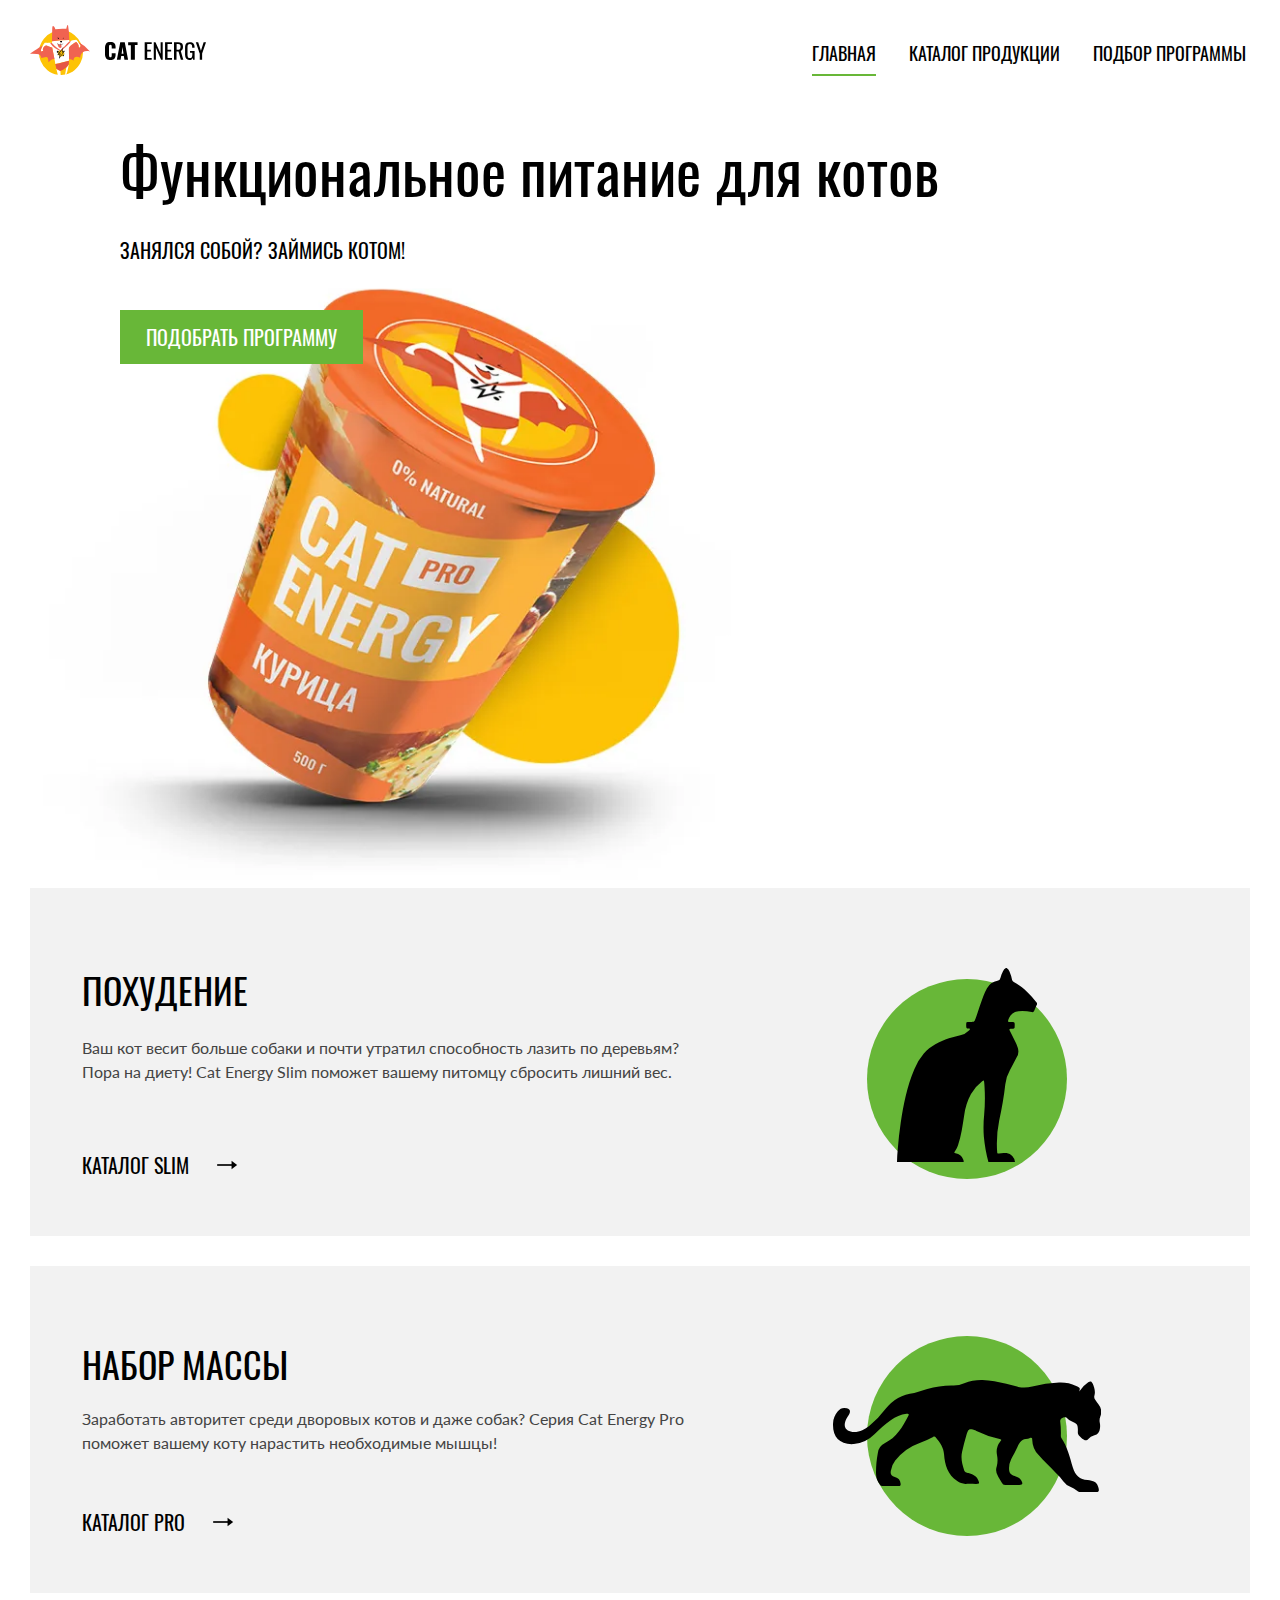
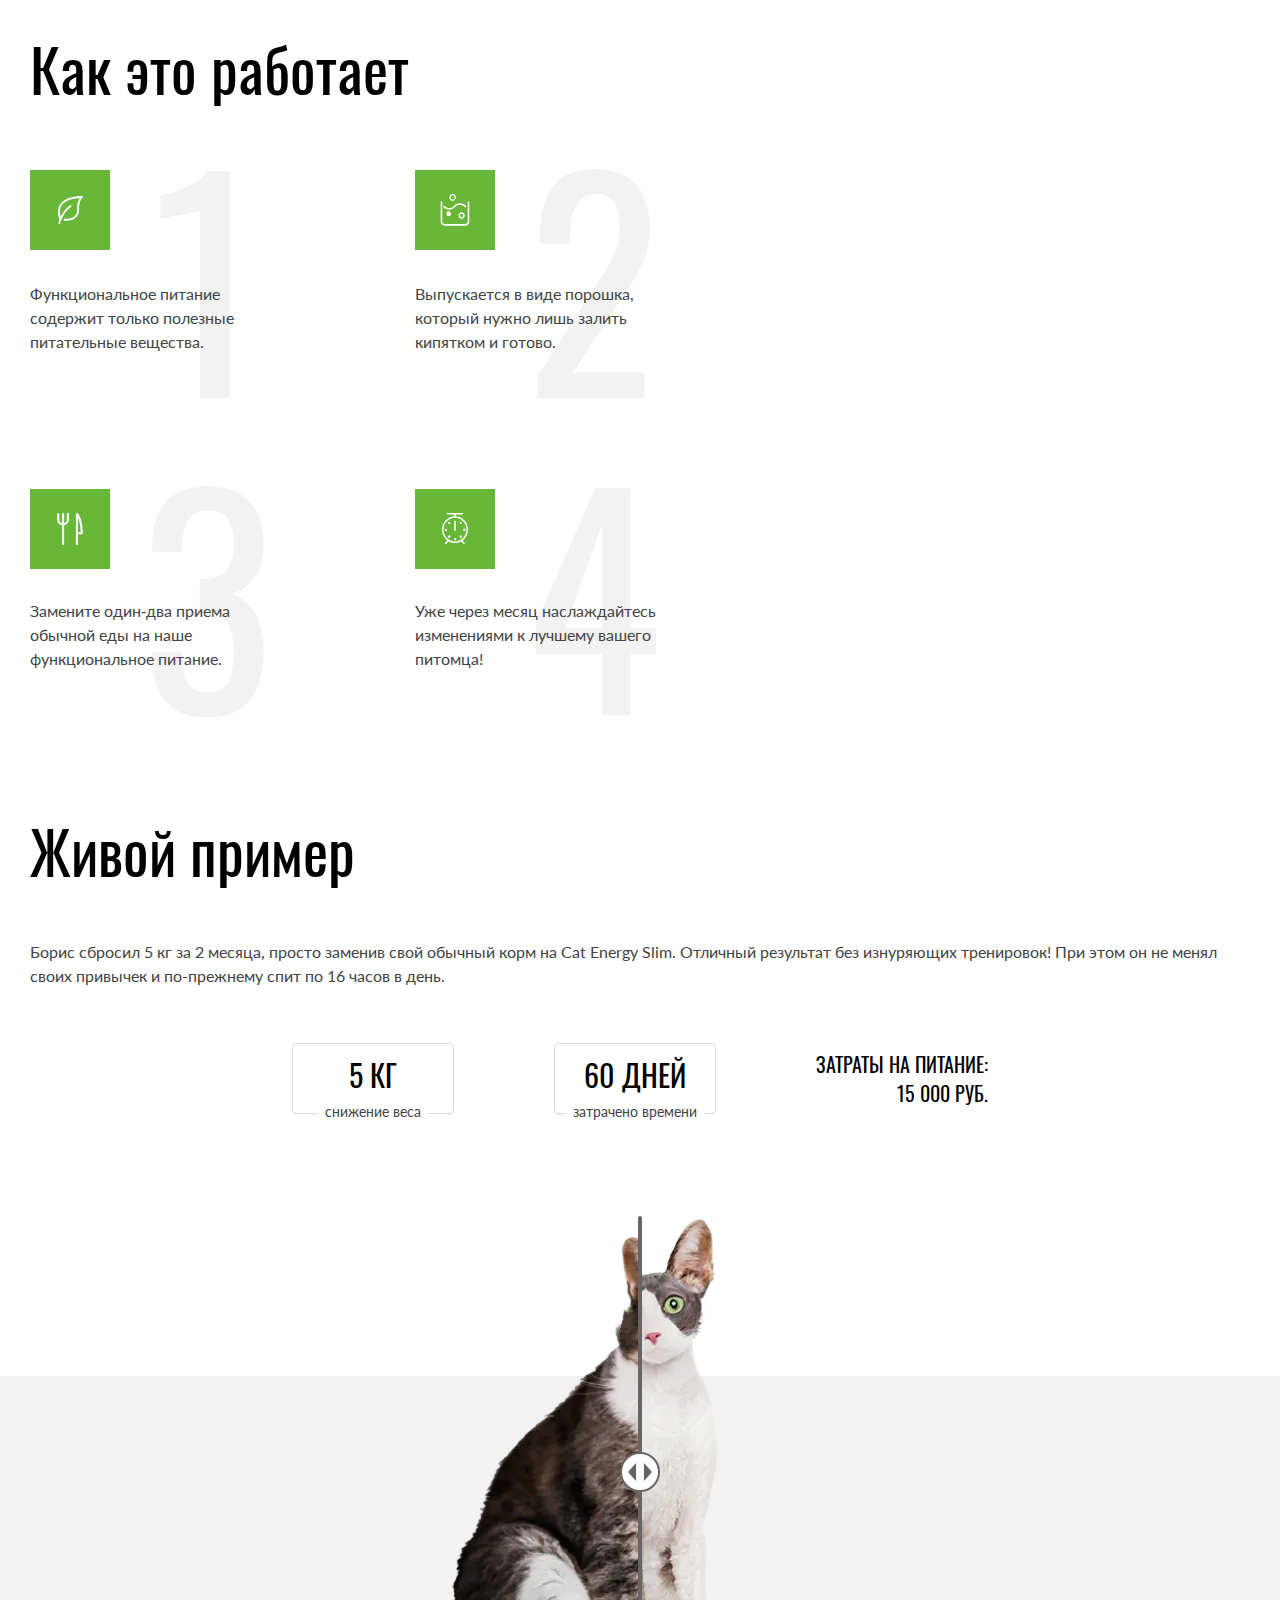
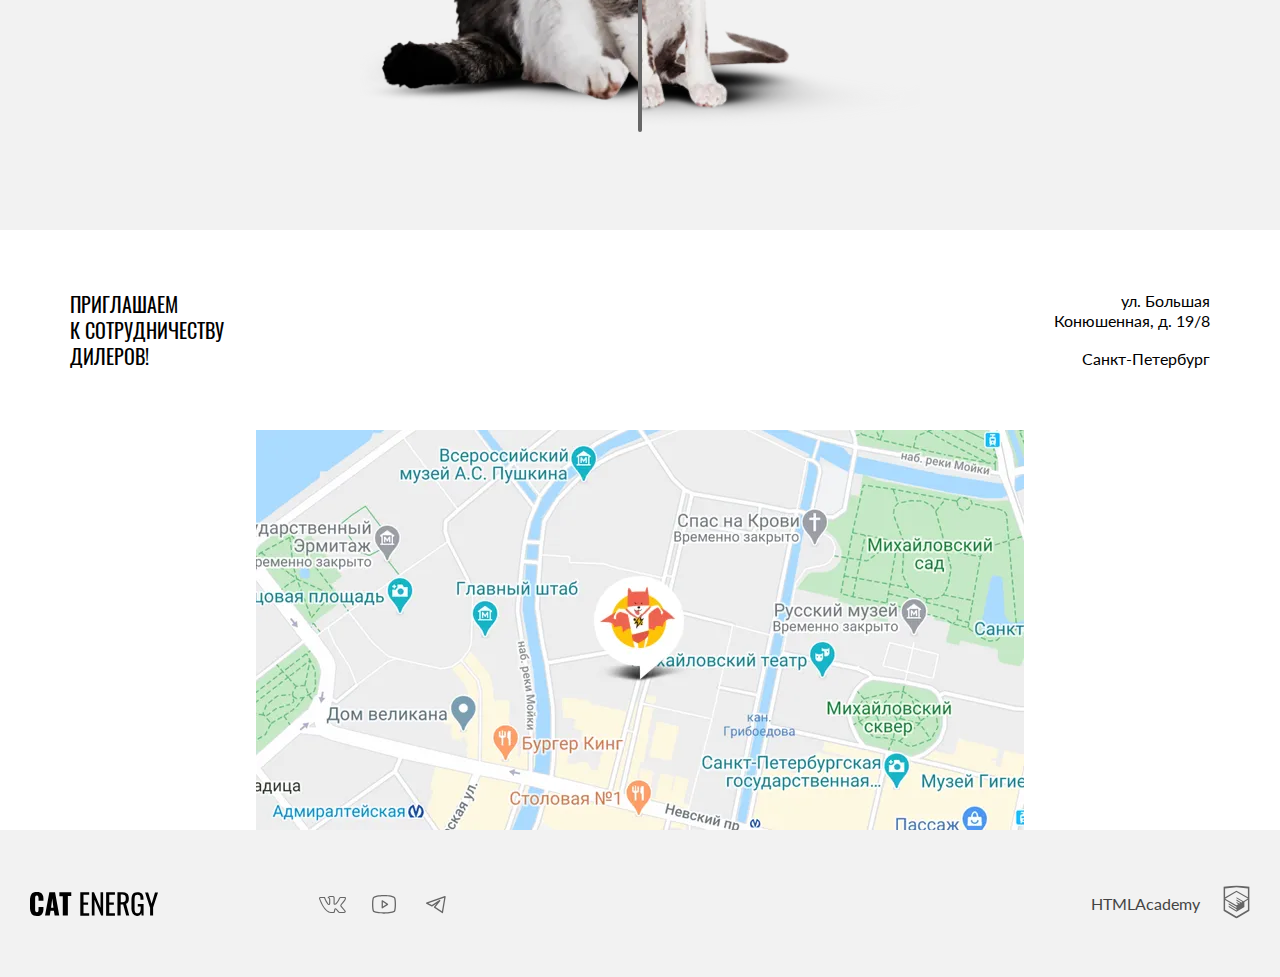
<file: index.html>
<!DOCTYPE html><html class="page" lang="ru"><head><meta charset="UTF-8"><title>Cat Energy: Функциональное питание для котов</title><meta name="viewport" content="width=device-width,initial-scale=1"><link rel="preload" href="fonts/lato/Lato-Regular.woff2" type="font/woff2" as="font"><link rel="preload" href="fonts/oswald/oswaldregular.woff2" type="font/woff2" as="font"><link rel="icon" href="favicon.ico"><link rel="icon" href="favicons/icon.svg" type="image/svg+xml"><link rel="manifest" href="manifest.webmanifest"><link rel="apple-touch-icon" href="favicons/apple-icon-180x180.png"><link rel="stylesheet" href="styles/styles.css"><script src="scripts/index.js" defer="defer"></script></head><body class="page__body"><header class="main-header"><div class="main-header__wrapper"><nav class="main-nav main-nav--opened main-nav--nojs"><a class="main-nav__logo logo-icon" href="index.html"><picture><source media="(min-width: 1440px)" width="70" height="59" type="image/svg+xml" srcset="images/logo-icon-desktop.svg"><source media="(min-width: 768px)" width="60" height="50" type="image/svg+xml" srcset="images/logo-icon-tablet.svg"><img src="images/logo-icon-mobile.svg" width="33" height="38" alt="Cat Energy logo"></picture></a><a class="main-nav__logo logo-text" aria-hidden="true" href="index.html"><picture><source media="(min-width: 1440px)" width="118" height="21" type="image/svg+xml" srcset="images/logo-text.svg"><img src="images/logo-text.svg" width="101" height="18" alt="Cat Energy logo"></picture></a><button class="main-nav__toggle" type="button"><span class="visually-hidden">Открыть меню</span></button><ul class="main-nav__list site-list site-list--opened site-list--index"><li class="site-list__item"><a class="site-list__link site-list__link--current" href="index.html">Главная</a></li><li class="site-list__item"><a class="site-list__link" href="catalog.html">Каталог продукции</a></li><li class="site-list__item"><a class="site-list__link" href="404.html">Подбор программы</a></li></ul></nav></div></header><main class="main"><div class="hero hero--background"><div class="hero__wrapper"><h2 class="hero__title section-title">Функциональное питание для котов</h2><p class="hero__slogan">Занялся собой? Займись котом!</p></div><picture class="hero__image"><source media="(min-width: 1440px)" srcset="images/index-hero-can-desktop@1x.webp, images/index-hero-can-desktop@2x.webp 2x" type="image/webp" width="552" height="499"><source media="(min-width: 768px)" srcset="images/index-hero-can-tablet@1x.webp, images/index-hero-can-tablet@2x.webp 2x" type="image/webp" width="709" height="499"><source srcset="images/index-hero-can-mobile@1x.webp, images/index-hero-can-mobile@2x.webp 2x" type="image/webp" width="280" height="270"><source media="(min-width: 1440px)" srcset="images/index-hero-can-desktop@1x.png, images/index-hero-can-desktop@2x.png 2x" type="image/png" width="552" height="499"><source media="(min-width: 768px)" srcset="images/index-hero-can-tabletp@1x.png, images/index-hero-can-tablet@2x.png 2x" type="image/png" width="709" height="499"><img src="images/index-hero-can-mobile@1x.png" srcset="images/index-hero-can-mobile@2x.png 2x" width="280" height="270" alt="Питание для котов: Cat Energy PRO Курица 500 грамм"></picture><a class="hero__button button button--primary" href="404.html">Подобрать программу</a></div><section class="programs"><div class="programs__container"><h2 class="visually-hidden">Подобрать программу питания</h2><h3 class="programs__subtitle section-subtitle">Похудение</h3><img class="programs__image programs__image--slim" src="images/cat-slim.svg" width="50" height="55" alt="Изображение slimshady кота"><p class="programs__lead">Ваш кот весит больше собаки и почти утратил способность лазить по деревьям? Пора на диету! Cat Energy Slim поможет вашему питомцу сбросить лишний вес.</p><a class="programs__button button button--link" href="catalog.html">Каталог slim</a></div><div class="programs__container"><h3 class="programs__subtitle section-subtitle">Набор массы</h3><img class="programs__image programs__image--pro" src="images/cat-pro.svg" width="67" height="55" alt="Изображение про кота"><p class="programs__lead">Заработать авторитет среди дворовых котов и даже собак? Серия Cat Energy Pro поможет вашему коту нарастить необходимые мышцы!</p><a class="programs__button button button--link" href="catalog.html">Каталог pro</a></div></section><section class="advantages"><div class="advantages__wrapper"><h2 class="advantages__title section-title">Как это работает</h2><ul class="advantages__list advantages__content advantages__content--counter"><li class="advantages__item advantages__item--leaf"><p class="advantages__text">Функциональное питание содержит только полезные питательные вещества.</p></li><li class="advantages__item advantages__item--water"><p class="advantages__text">Выпускается в виде порошка, который нужно лишь залить кипятком и готово.</p></li><li class="advantages__item advantages__item--eat"><p class="advantages__text">Замените один‑два приема обычной еды на наше функциональное питание.</p></li><li class="advantages__item advantages__item--clock"><p class="advantages__text">Уже через месяц наслаждайтесь изменениями к лучшему вашего питомца!</p></li></ul></div></section><section class="example"><div class="example__wrapper"><div class="example__text-container"><h2 class="example__title section-title">Живой пример</h2><div class="example__text-container"><p class="example__text">Борис сбросил 5 кг за 2 месяца, просто заменив свой обычный корм на Cat Energy Slim. Отличный результат без изнуряющих тренировок! При этом он не менял своих привычек и по-прежнему спит по 16 часов в день.</p><dl class="example__stats stats"><div class="stats__item stats__item-wrapper"><dt class="stats__term">5 кг</dt><dd class="stats__description">Снижение веса</dd></div><div class="stats__item stats__item-wrapper"><dt class="stats__term">60 дней</dt><dd class="stats__description">Затрачено времени</dd></div><div class="stats__item stats__item-wrapper-row"><dt class="stats__term-row">15 000 руб.</dt><dd class="stats__description-row">Затраты на питание:</dd></div></dl></div></div><div class="example__image-container"><div class="example__slider"><picture class="example__image example__image--before"><source media="(min-width: 768px)" srcset="images/example-cat-before-tablet@1x.webp, images/example-cat-before-tablet@2x.webp 2x" type="image/webp" width="560" height="512"><source srcset="images/example-cat-before-mobile@1x.webp, images/example-cat-before-mobile@2x.webp 2x" type="image/webp" width="280" height="256"><source media="(min-width: 768px)" srcset="images/example-cat-before-tablet@1x.png, images/example-cat-before-tablet@2x.png 2x" type="image/png" width="560" height="512"><img src="images/example-cat-before-mobile@1x.png" srcset="images/example-cat-before-mobile@2x.png 2x" width="280" height="256" alt="Кот до диеты"></picture><div class="example__divider"><button class="example__button button" type="button"><span class="visually-hidden">Кнопка слайдера</span></button></div><picture class="example__image example__image--after"><source media="(min-width: 768px)" srcset="images/example-cat-after-tablet@1x.webp, images/example-cat-after-tablet@2x.webp 2x" type="image/webp" width="560" height="512"><source srcset="images/example-cat-after-mobile@1x.webp, images/example-cat-after-mobile@2x.webp 2x" type="image/webp" width="280" height="256"><source media="(min-width: 768px)" srcset="images/example-cat-after-tablet@1x.png, images/example-cat-after-tablet@2x.png 2x" type="image/png" width="560" height="512"><img src="images/example-cat-after-mobile@1x.png" srcset="images/example-cat-after-mobile@2x.png 2x" width="280" height="256" alt="Кот после диеты"></picture></div></div></div></section><section class="map"><h2 class="visually-hidden">Как нас найти</h2><div class="map__container map__container--image"><iframe class="map__iframe" src="https://www.google.com/maps/embed?pb=!1m18!1m12!1m3!1d1996.8226088327244!2d30.314833977924415!3d59.968265974930056!2m3!1f0!2f0!3f0!3m2!1i1024!2i768!4f13.1!3m3!1m2!1s0x4696310fca5afc31%3A0x5f2ac55f567b2400!2sHTML%20Academy!5e0!3m2!1sru!2sth!4v1726111273182!5m2!1sru!2sth" width="600" height="450" style="border:0;" allowfullscreen="" loading="lazy" referrerpolicy="no-referrer-when-downgrade"></iframe><picture><source media="(min-width: 1440px)" srcset="images/contacts-map-desktop@1x.webp, images/contacts-map-desktop@2x.webp 2x" type="image/webp" width="1440" height="400"><source media="(min-width: 768px)" srcset="images/contacts-map-tablet@1x.webp, images/contacts-map-tablet@2x.webp 2x" type="image/webp" width="768" height="400"><source srcset="images/contacts-map-mobile@1x.webp, images/contacts-map-mobile@2x.webp 2x" type="image/webp" width="320" height="326"><source media="(min-width: 1440px)" srcset="images/contacts-map-desktop@1x.jpg, images/contacts-map-desktop@2x.jpg 2x" type="image/png" width="1440" height="400"><source media="(min-width: 768px)" srcset="images/contacts-map-tablet@1x.jpg, images/contacts-map-tablet@2x.jpg 2x" type="image/png" width="768" height="400"><img class="map__image" src="images/contacts-map-mobile@1x.jpg" srcset="images/contacts-map-mobile@2x.jpg 2x" width="320" height="326" alt="ул. Большая Конюшенная, д. 19/8 Санкт-Петербург"></picture></div><div class="map__container map__container--text"><div class="partnership"><h3 class="partnership__title">Приглашаем<br>к сотрудничеству дилеров!</h3><p class="partnership__address"><span class="partnership__address-text">ул. Большая Конюшенная, д. 19/8 </span><span class="partnership__address-text">Санкт-Петербург</span></p></div></div></section></main><footer class="main-footer"><div class="main-footer__wrapper"><a class="main-footer__logo logo-text" href="index.html"><svg class="logo-text__icon" aria-hidden="true" focusable="false" viewBox="0 0 128 24" width="128" height="24" xmlns="http://www.w3.org/2000/svg"><path fill-rule="evenodd" clip-rule="evenodd" d="M1.62 21.96a9.43 9.43 0 0 1-1.6-5.72v-8.48a9.56 9.56 0 0 1 1.5-5.82c1.1-1.33 2.8-1.94 5.31-1.94 2.5 0 4.1.61 5.1 1.74a7.43 7.43 0 0 1 1.51 5v2.04h-4.9v-2.35a5.4 5.4 0 0 0-.3-2.04 1.42 1.42 0 0 0-1.4-.82c-.71 0-1.21.2-1.41.72a6.72 6.72 0 0 0-.3 2.25v10.92a4.3 4.3 0 0 0 .4 2.15c.2.5.7.71 1.4.71s1.1-.2 1.3-.71c.23-.7.33-1.42.3-2.15v-2.45h4.91v2.05a7.92 7.92 0 0 1-1.5 5.1c-1 1.23-2.7 1.84-5.1 1.84-2.41-.1-4.22-.71-5.22-2.04Zm17.73-21.66h5.7l4.21 23.3h-4.6l-.8-4.91h-3.31l-.8 4.9h-4.7l4.3-23.28Zm4.1 15.33-1.2-9.1-1.2 9.1h2.4Zm9.32-11.44h-3.4v-3.88h11.9v3.78h-3.4v19.5h-5.1v-19.4Zm17.63-3.89h8.8v2.46h-5.7v7.66h4.6v2.35h-4.6v8.57h5.7v2.35h-8.9v-23.38h.1Zm11.4 0h2.21l6.51 15.43v-15.42h2.6v23.28h-2l-6.6-15.93v15.93h-2.71v-23.28Zm14.33 0h8.81v2.46h-5.7v7.66h4.6v2.35h-4.6v8.57h5.7v2.35h-8.81v-23.38Zm11.41 0h4.61a7.9 7.9 0 0 1 5.1 1.44c1.1.92 1.6 2.55 1.6 4.7 0 2.96-.9 4.8-2.8 5.4l3.21 11.65h-3.1l-3-10.93h-2.51v10.93h-3.2v-23.18h.1Zm4.41 10.01c1.03.1 2.06-.2 2.9-.81.6-.51.9-1.53.9-3.07a6.72 6.72 0 0 0-.3-2.24 2.58 2.58 0 0 0-1.1-1.23 4.49 4.49 0 0 0-2.2-.4h-1.4v7.65h1.2v.1Zm10.91 11.55a10.49 10.49 0 0 1-1.4-5.93v-7.76a17 17 0 0 1 .5-4.4c.34-1.06 1-2 1.9-2.65 1.12-.67 2.41-1 3.71-.92 2.1 0 3.6.51 4.5 1.64a7.93 7.93 0 0 1 1.41 5.1v.82h-3v-.71c0-.86-.07-1.71-.2-2.56a2.05 2.05 0 0 0-.8-1.32 3.05 3.05 0 0 0-1.9-.51 2.96 2.96 0 0 0-2.01.6 2.3 2.3 0 0 0-.8 1.64c-.13.92-.2 1.84-.2 2.76v8.68a9.43 9.43 0 0 0 .6 3.88c.4.82 1.2 1.12 2.4 1.12a2.38 2.38 0 0 0 2.4-1.22c.53-1.3.77-2.69.7-4.09v-1.63h-2.9v-2.35h5.81v11.54h-2l-.3-2.65a4.17 4.17 0 0 1-1.56 2.2c-.74.53-1.64.8-2.55.76a4.92 4.92 0 0 1-4.3-2.04Zm17.13-6.44-4.9-15.01h3l3.5 11.23 3.4-11.23h3.01l-4.9 15.01v8.17h-3.01v-8.17h-.1Z" fill="currentColor"/></svg> <span class="visually-hidden">На Главную</span></a><ul class="main-footer__social social"><li class="social__item"><a class="social__link" href="https://vk.com/htmlacademy"><svg class="social__icon" aria-hidden="true" focusable="false" viewBox="0 0 28 22" width="28" height="22" xmlns="http://www.w3.org/2000/svg"><path fill-rule="evenodd" clip-rule="evenodd" d="M1 5.34c0-.86.52-1.32 1.55-1.38l3.97.02c.26 0 .44.13.53.38.4 1.26.86 2.34 1.37 3.25.5.92 1.17 1.97 1.99 3.16.07.15.18.23.34.23.13 0 .22-.06.3-.18l.07-.28.03-4.35c0-.3-.07-.5-.23-.6-.15-.1-.43-.18-.83-.23-.32-.05-.48-.23-.48-.55 0-.07 0-.12.02-.15.38-1.09 1.44-1.63 3.2-1.63l1.5-.03c.67 0 1.23.16 1.67.48.44.32.67.82.67 1.5v5.72c.12.08.24.12.34.12.27 0 .5-.15.7-.45 1.95-2.58 3-4.31 3.17-5.18a.3.3 0 0 1 .05-.13c.12-.25.33-.47.61-.65.29-.19.53-.31.75-.38a.55.55 0 0 1 .24-.05h4.13l.26.03c.36 0 .63.16.83.47.07.1.12.21.15.33a2.4 2.4 0 0 1 .06.55v.18a6.11 6.11 0 0 1-.94 2.2 23.4 23.4 0 0 1-1.93 2.53c-.79.9-1.27 1.5-1.47 1.78a.93.93 0 0 0-.24.56c0 .13.07.28.21.45l3.9 4.63c.2.26.31.56.31.88 0 .38-.16.7-.48.95-.32.25-.7.4-1.14.43l-.46.02h-4.04c-.02 0-.06 0-.11.02a.86.86 0 0 1-.1.01c-.4 0-.76-.16-1.1-.48-.12-.13-.96-1.12-2.5-2.97a1.39 1.39 0 0 0-.38-.32 38.47 38.47 0 0 0-.53 2.24l-.08.42a1.4 1.4 0 0 1-1.12 1.06l-.37.02h-2.61c-1.48 0-2.95-.63-4.41-1.9a19.3 19.3 0 0 1-3.96-4.95 47.51 47.51 0 0 1-3.28-7.05 1.92 1.92 0 0 1-.13-.73Zm16.01 6.51c-.37 0-.7-.1-1.01-.29a.9.9 0 0 1-.45-.79v-5.78c0-.34-.1-.58-.27-.72-.18-.14-.49-.21-.93-.21l-1.52.05c-.76 0-1.34.12-1.73.37.78.36 1.17.93 1.17 1.71v4.43a1.5 1.5 0 0 1-.53 1.04 1.6 1.6 0 0 1-1.07.42c-.53 0-.94-.24-1.22-.73a26.16 26.16 0 0 1-3.1-5.63l-.23-.66-3.55-.02c-.23 0-.36.01-.38.03-.03.03-.04.1-.04.22 0 .15.01.3.05.48l.56 1.4c1.49 3.64 3.11 6.51 4.86 8.6 1.75 2.1 3.47 3.15 5.16 3.15h2.66c.1 0 .19-.03.24-.09.05-.06.1-.17.13-.34l.06-.25.5-2.21c.15-.3.27-.5.38-.6.2-.2.42-.28.69-.28.43 0 .86.24 1.3.73l2.27 2.71c.14.22.3.33.45.33h4.4c.53 0 .8-.13.8-.38a.47.47 0 0 0-.08-.25l-3.87-4.55c-.3-.35-.45-.73-.45-1.13 0-.4.14-.8.43-1.16.23-.34.68-.9 1.34-1.67.67-.78 1.25-1.51 1.75-2.19.5-.68.82-1.3.98-1.85l.08-.33a.37.37 0 0 1-.02-.16.54.54 0 0 0-.03-.19h-4.18c-.27.1-.48.25-.64.45l-.16.48c-.45 1.16-1.6 2.94-3.5 5.36-.36.33-.8.5-1.3.5Z" fill="currentColor"/></svg> <span class="visually-hidden">HTMLAcademy Вконтакте</span></a></li><li class="social__item"><a class="social__link" href="https://www.youtube.com/user/htmlacademyru"><svg class="social__icon" aria-hidden="true" focusable="false" viewBox="0 0 28 22" width="28" height="22" xmlns="http://www.w3.org/2000/svg"><path fill-rule="evenodd" clip-rule="evenodd" d="m17.85 10.8-5.24-3.5a.65.65 0 0 0-1.01.55v6.98a.65.65 0 0 0 1.01.54l5.24-3.49a.65.65 0 0 0 0-1.09Zm-4.94 2.8v-4.53l3.4 2.27-3.4 2.27Zm12.48-8.56a2.4 2.4 0 0 0-1.45-1.63c-3.72-1.43-9.69-1.41-9.94-1.41s-6.22-.02-9.94 1.4a2.4 2.4 0 0 0-1.45 1.64 25.32 25.32 0 0 0-.61 6.3c0 3.26.33 5.22.61 6.3a2.4 2.4 0 0 0 1.45 1.63c3.72 1.43 9.69 1.4 9.94 1.4h.08c.75 0 6.31-.04 9.86-1.4a2.4 2.4 0 0 0 1.45-1.64c.28-1.07.61-3.03.61-6.3 0-3.25-.33-5.22-.61-6.29Zm-1.27 12.27a1.1 1.1 0 0 1-.65.74c-3.5 1.34-9.4 1.32-9.47 1.32-.07 0-5.98.02-9.47-1.32a1.09 1.09 0 0 1-.65-.74c-.27-1-.57-2.85-.57-5.97 0-3.12.3-4.97.57-5.97a1.1 1.1 0 0 1 .65-.74c3.5-1.34 9.4-1.32 9.47-1.32.07 0 5.98-.02 9.47 1.32a1.1 1.1 0 0 1 .65.74c.27 1 .57 2.85.57 5.97 0 3.12-.3 4.96-.57 5.97Z" fill="currentColor"/></svg> <span class="visually-hidden">HTMLAcademy Youtube</span></a></li><li class="social__item"><a class="social__link" href="https://t.me/htmlacademy"><svg class="social__icon" aria-hidden="true" focusable="false" viewBox="0 0 28 22" width="28" height="22" xmlns="http://www.w3.org/2000/svg"><path fill-rule="evenodd" clip-rule="evenodd" d="M23.46 3.15c.18.15.27.38.23.61l-2.63 15.76a.66.66 0 0 1-1.01.44l-7.88-5.25a.66.66 0 0 1-.15-.96l2.61-3.26-4.36 2.9a.66.66 0 0 1-.65.05l-5.26-2.63a.66.66 0 0 1 .08-1.2l18.38-6.57a.66.66 0 0 1 .64.11Zm-17.13 7.17 3.53 1.77 7.56-5.04a.66.66 0 0 1 .88.96l-4.8 6 6.43 4.3 2.28-13.66-15.88 5.67Z" fill="currentColor"/></svg> <span class="visually-hidden">HTMLAcademy Телеграм</span></a></li></ul><div class="main-footer__copyright copyright"><a class="copyright__link" href="https://htmlacademy.ru/intensive/adaptive"><p class="copyright__text">HTMLAcademy</p></a></div></div></footer></body></html>
</file>
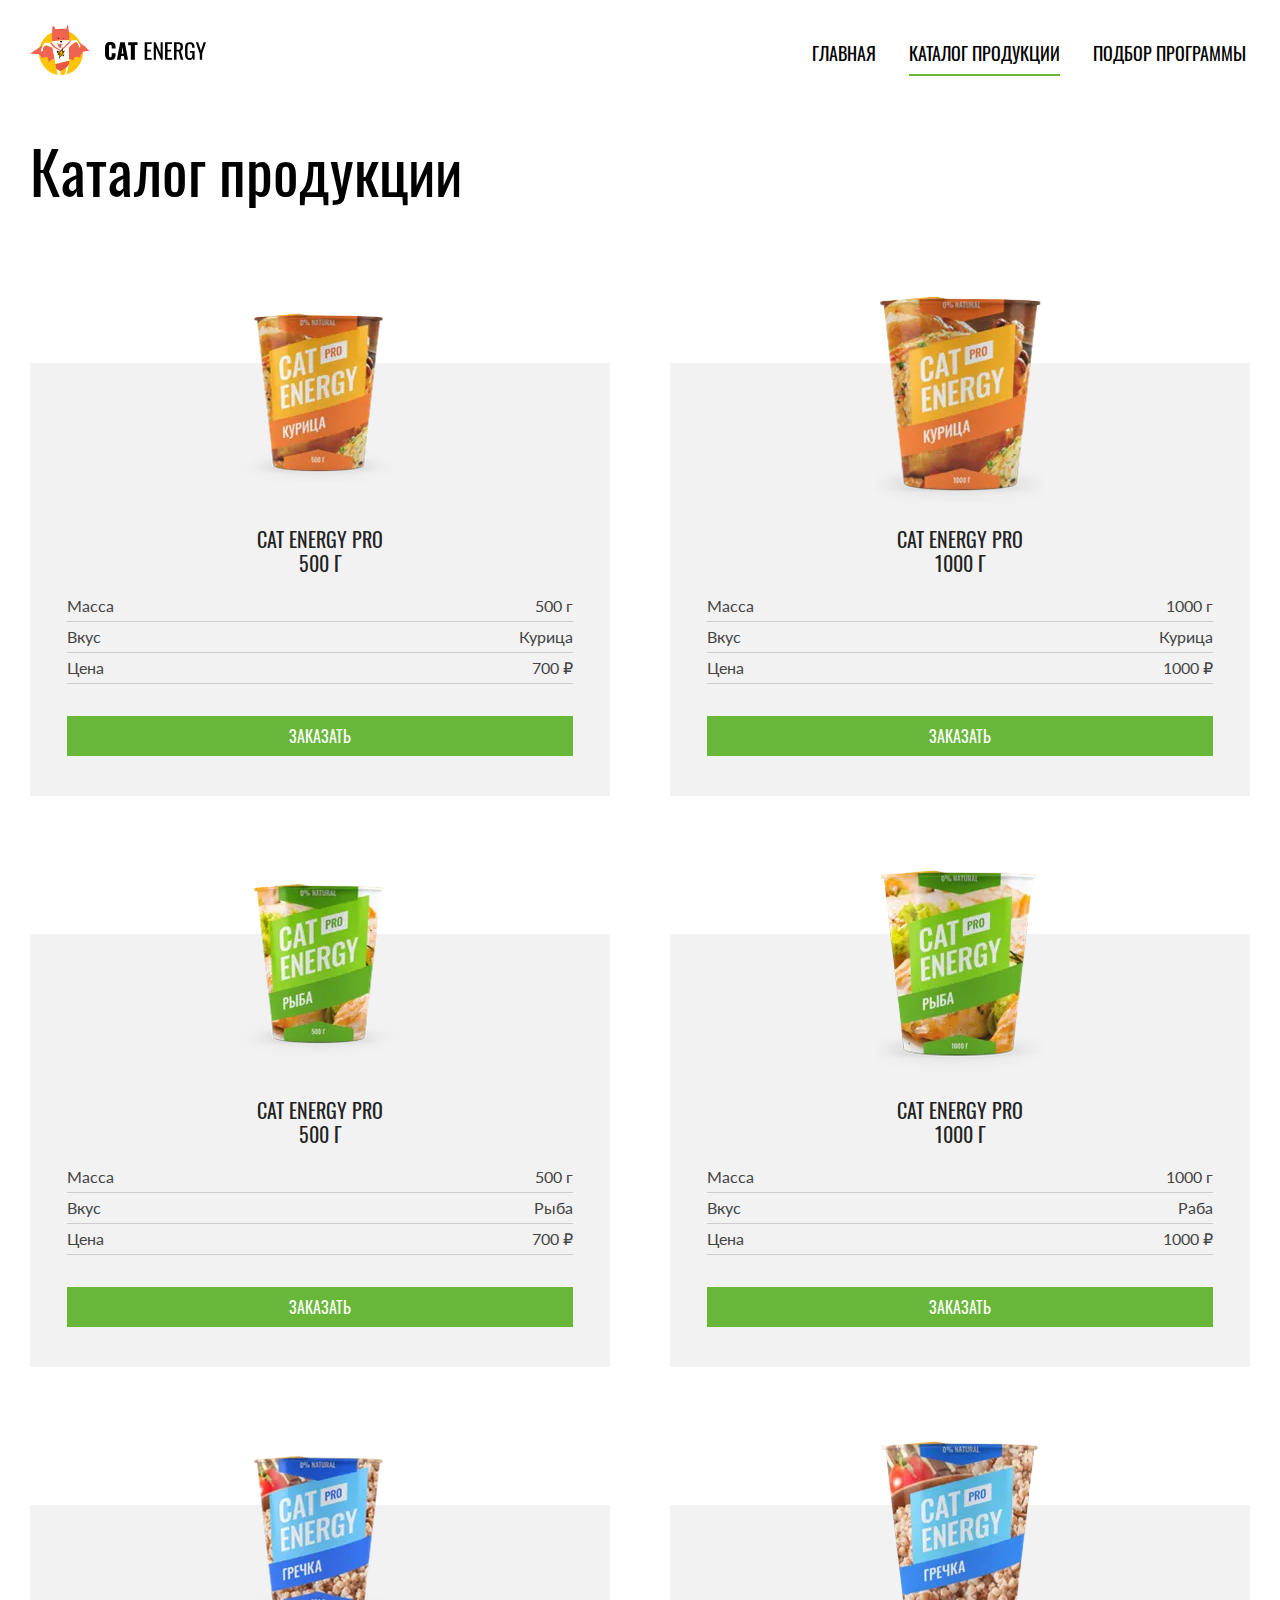
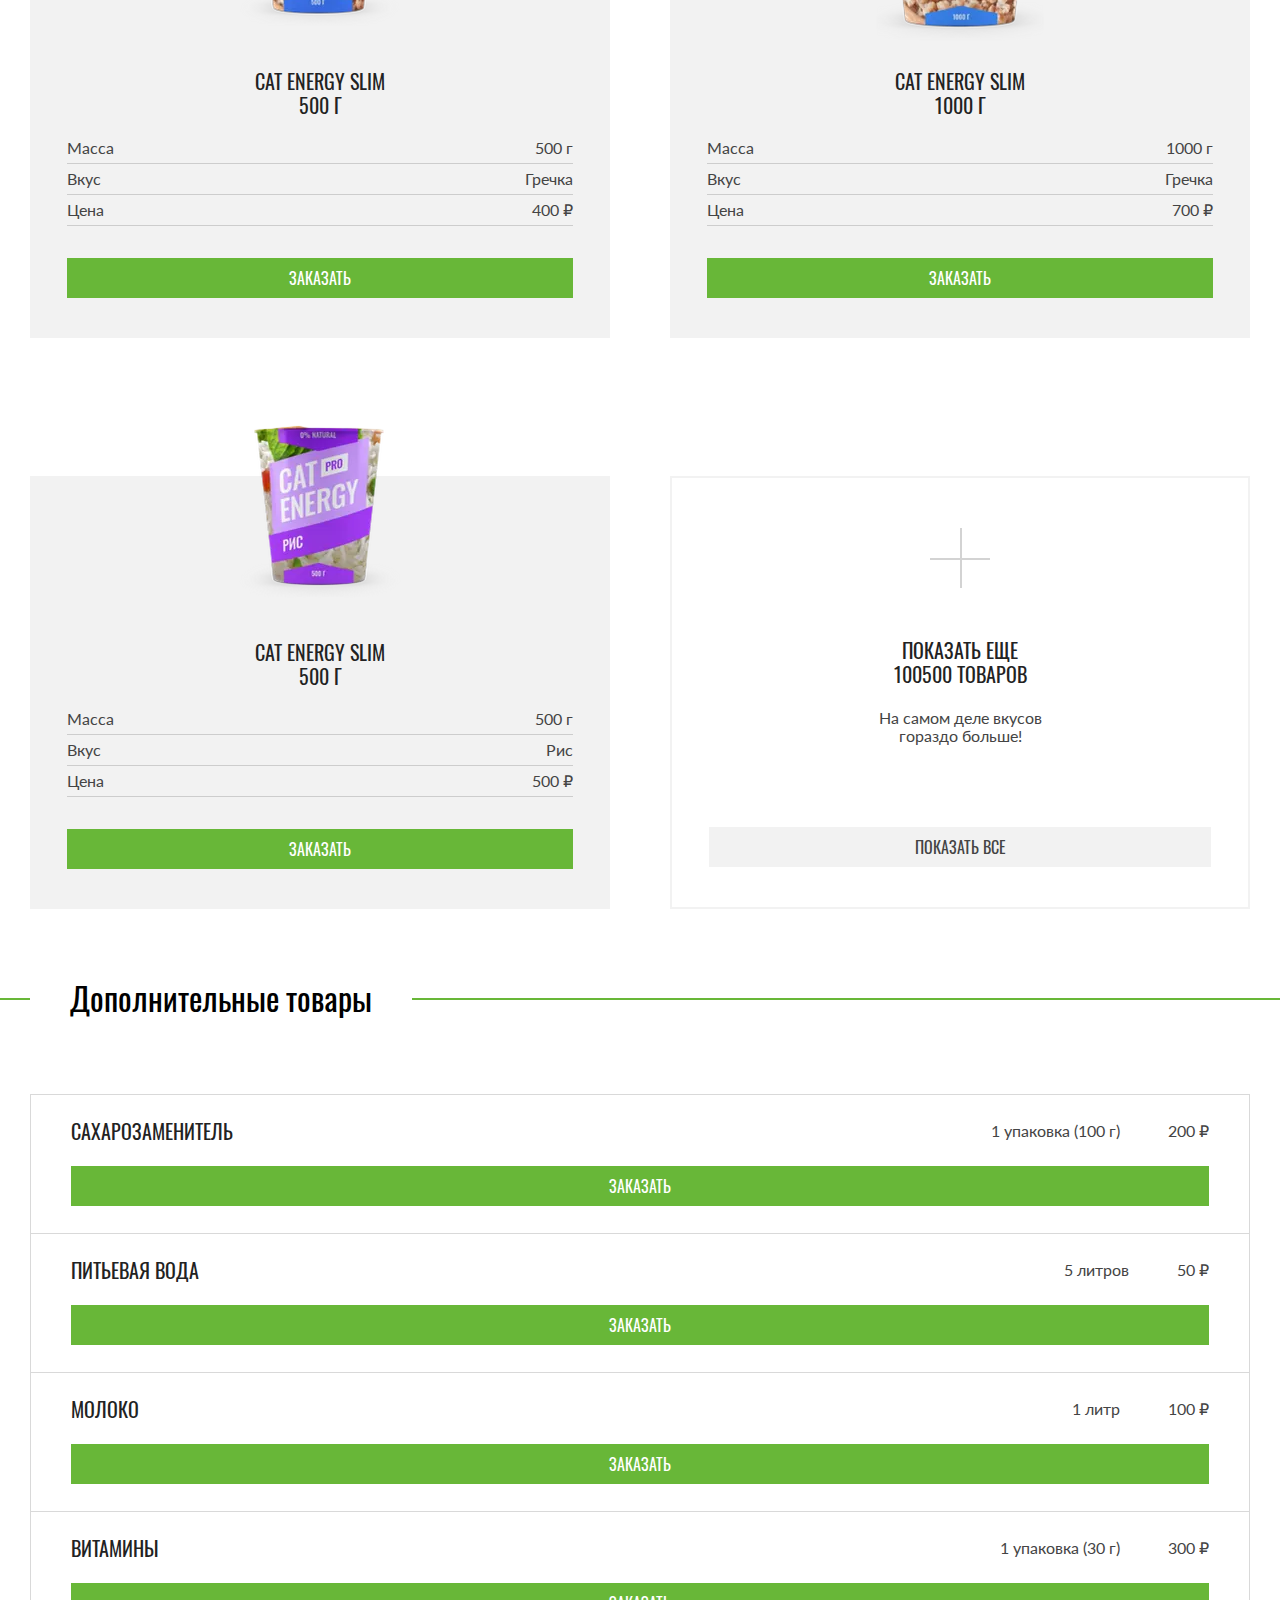
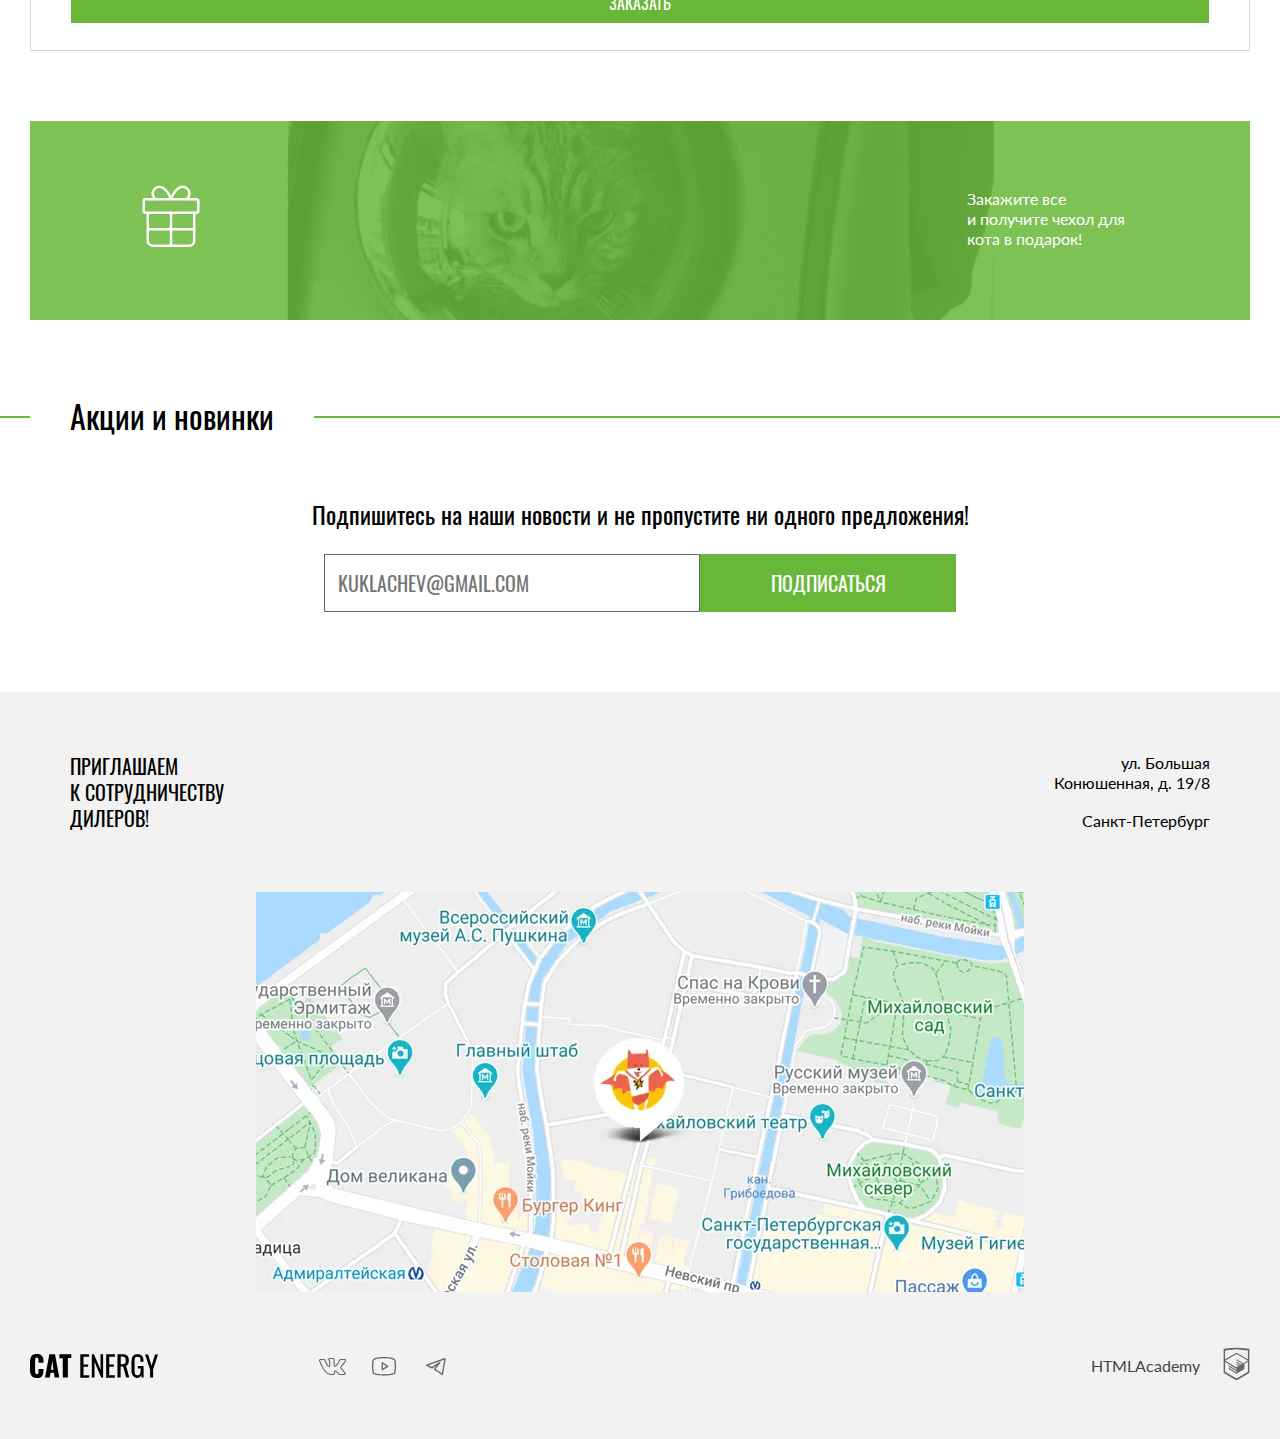
<file: catalog.html>
<!DOCTYPE html><html class="page" lang="ru"><head><meta charset="UTF-8"><title>Cat Energy: Функциональное питание для котов</title><meta name="viewport" content="width=device-width,initial-scale=1"><link rel="preload" href="fonts/lato/Lato-Regular.woff2" type="font/woff2" as="font"><link rel="preload" href="fonts/oswald/oswaldregular.woff2" type="font/woff2" as="font"><link rel="icon" href="favicon.ico"><link rel="icon" href="favicons/icon.svg" type="image/svg+xml"><link rel="manifest" href="manifest.webmanifest"><link rel="apple-touch-icon" href="favicons/apple-icon-180x180.png"><link rel="stylesheet" href="styles/styles.css"><script src="scripts/index.js" defer="defer"></script></head><body class="page__body"><header class="main-header main-header--catalog"><div class="main-header__wrapper"><nav class="main-nav main-nav--opened main-nav--nojs"><a class="main-nav__logo logo-icon" href="index.html"><picture><source media="(min-width: 1440px)" width="70" height="59" type="image/svg+xml" srcset="images/logo-icon-desktop.svg"><source media="(min-width: 768px)" width="60" height="50" type="image/svg+xml" srcset="images/logo-icon-tablet.svg"><img src="images/logo-icon-mobile.svg" width="33" height="38" alt="Cat Energy logo"></picture></a><a class="main-nav__logo logo-text" aria-hidden="true" href="index.html"><picture><img src="images/logo-text.svg" width="101" height="18" alt="Cat Energy logo"></picture></a><button class="main-nav__toggle" type="button"><span class="visually-hidden">Открыть меню</span></button><ul class="main-nav__list site-list site-list--opened"><li class="site-list__item"><a class="site-list__link" href="index.html">Главная</a></li><li class="site-list__item"><a class="site-list__link site-list__link--current" href="catalog.html">Каталог продукции</a></li><li class="site-list__item"><a class="site-list__link" href="404.html">Подбор программы</a></li></ul></nav></div></header><main class="main"><section class="catalog"><div class="catalog__container"><h1 class="catalog__title">Каталог продукции</h1><div class="catalog__wrapper"><article class="catalog__item card"><a class="card__link-title" href="404.html"><h3 class="card__title">Cat Energy PRO 500 г</h3></a><a class="card__link-image" href="404.html"><picture><source media="(min-width: 768px)" srcset="images/catalog-card-cat-energy-pro-chicken-500-tablet@1x.webp, images/catalog-card-cat-energy-pro-chicken-500-tablet@2x.webp 2x" type="image/webp" width="200" height="210"><source srcset="images/catalog-card-cat-energy-pro-chicken-500-mobile@1x.webp, images/catalog-card-cat-energy-pro-chicken-500-mobile@2x.webp 2x" type="image/webp" width="140" height="107"><source media="(min-width: 768px)" srcset="images/catalog-card-cat-energy-pro-chicken-500-tablet@1x.png, images/catalog-card-cat-energy-pro-chicken-500-tablet@2x.png 2x" type="image/png" width="200" height="210"><img src="images/catalog-card-cat-energy-pro-chicken-500-mobile@1x.png" srcset="images/catalog-card-cat-energy-pro-chicken-500-mobile@2x.png 2x" width="140" height="107" alt="Питание для котов: Cat Energy PRO Курица 500 грамм"></picture></a><section class="card__spec"><h4 class="visually-hidden" aria-hidden="true">Характеристика Cat Energy PRO 500 г</h4><dl class="card__list"><div class="card__item"><dt class="card__term">Масса</dt><dd class="card__description">500 г</dd></div><div class="card__item"><dt class="card__term">Вкус</dt><dd class="card__description">Курица</dd></div><div class="card__item"><dt class="card__term">Цена</dt><dd class="card__description">700 ₽</dd></div></dl></section><button class="card__button button button--primary" type="button">Заказать</button></article><article class="catalog__item card"><a class="card__link-title" href="404.html"><h3 class="card__title">Cat Energy PRO 1000 г</h3></a><a class="card__link-image" href="404.html"><picture><source media="(min-width: 768px)" srcset="images/catalog-card-cat-energy-pro-chicken-1000-tablet@1x.webp, images/catalog-card-cat-energy-pro-chicken-1000-tablet@2x.webp 2x" type="image/webp" width="200" height="210"><source srcset="images/catalog-card-cat-energy-pro-chicken-1000-mobile@1x.webp, images/catalog-card-cat-energy-pro-chicken-1000-mobile@2x.webp 2x" type="image/webp" width="140" height="107"><source media="(min-width: 768px)" srcset="images/catalog-card-cat-energy-pro-chicken-1000-tablet@1x.png, images/catalog-card-cat-energy-pro-chicken-1000-tablet@2x.png 2x" type="image/png" width="200" height="210"><img src="images/catalog-card-cat-energy-pro-chicken-1000-mobile@1x.png" srcset="images/catalog-card-cat-energy-pro-chicken-1000-mobile@2x.png 2x" width="140" height="107" alt="Питание для котов: Cat Energy PRO Курица 1000 грамм"></picture></a><section class="card__spec"><h4 class="visually-hidden" aria-hidden="true">Характеристика Cat Energy PRO 1000 г</h4><dl class="card__list"><div class="card__item"><dt class="card__term">Масса</dt><dd class="card__description">1000 г</dd></div><div class="card__item"><dt class="card__term">Вкус</dt><dd class="card__description">Курица</dd></div><div class="card__item"><dt class="card__term">Цена</dt><dd class="card__description">1000 ₽</dd></div></dl></section><button class="card__button button button--primary" type="button">Заказать</button></article><article class="catalog__item card"><a class="card__link-title" href="404.html"><h3 class="card__title">Cat Energy PRO 500 г</h3></a><a class="card__link-image" href="404.html"><picture><source media="(min-width: 768px)" srcset="images/catalog-card-cat-energy-pro-fish-500-tablet@1x.webp, images/catalog-card-cat-energy-pro-fish-500-tablet@2x.webp 2x" type="image/webp" width="200" height="210"><source srcset="images/catalog-card-cat-energy-pro-fish-500-mobile@1x.webp, images/catalog-card-cat-energy-pro-fish-500-mobile@2x.webp 2x" type="image/webp" width="140" height="107"><source media="(min-width: 768px)" srcset="images/catalog-card-cat-energy-pro-fish-500-tablet@1x.png, images/catalog-card-cat-energy-pro-fish-500-tablet@2x.png 2x" type="image/png" width="200" height="210"><img src="images/catalog-card-cat-energy-pro-fish-500-mobile@1x.png" srcset="images/catalog-card-cat-energy-pro-fish-500-mobile@2x.png 2x" width="140" height="107" alt="Питание для котов: Cat Energy PRO Рыба 500 грамм"></picture></a><section class="card__spec"><h4 class="visually-hidden" aria-hidden="true">Характеристика Cat Energy PRO 500 г</h4><dl class="card__list"><div class="card__item"><dt class="card__term">Масса</dt><dd class="card__description">500 г</dd></div><div class="card__item"><dt class="card__term">Вкус</dt><dd class="card__description">Рыба</dd></div><div class="card__item"><dt class="card__term">Цена</dt><dd class="card__description">700 ₽</dd></div></dl></section><button class="card__button button button--primary" type="button">Заказать</button></article><article class="catalog__item card"><a class="card__link-title" href="404.html"><h3 class="card__title">Cat Energy PRO 1000 г</h3></a><a class="card__link-image" href="404.html"><picture><source media="(min-width: 768px)" srcset="images/catalog-card-cat-energy-pro-fish-1000-tablet@1x.webp, images/catalog-card-cat-energy-pro-fish-1000-tablet@2x.webp 2x" type="image/webp" width="200" height="210"><source srcset="images/catalog-card-cat-energy-pro-fish-1000-mobile@1x.webp, images/catalog-card-cat-energy-pro-fish-1000-mobile@2x.webp 2x" type="image/webp" width="140" height="107"><source media="(min-width: 768px)" srcset="images/catalog-card-cat-energy-pro-fish-1000-tablet@1x.png, images/catalog-card-cat-energy-pro-fish-1000-tablet@2x.png 2x" type="image/png" width="200" height="210"><img src="images/catalog-card-cat-energy-pro-fish-1000-mobile@1x.png" srcset="images/catalog-card-cat-energy-pro-fish-1000-mobile@2x.png 2x" width="140" height="107" alt="Питание для котов: Cat Energy PRO Рыба 1000 грамм"></picture></a><section class="card__spec"><h4 class="visually-hidden" aria-hidden="true">Характеристика Cat energy PRO 1000 г</h4><dl class="card__list"><div class="card__item"><dt class="card__term">Масса</dt><dd class="card__description">1000 г</dd></div><div class="card__item"><dt class="card__term">Вкус</dt><dd class="card__description">Раба</dd></div><div class="card__item"><dt class="card__term">Цена</dt><dd class="card__description">1000 ₽</dd></div></dl></section><button class="card__button button button--primary" type="button">Заказать</button></article><article class="catalog__item card"><a class="card__link-title" href="404.html"><h3 class="card__title">Cat Energy SLIM 500 г</h3></a><a class="card__link-image" href="404.html"><picture><source media="(min-width: 768px)" srcset="images/catalog-card-cat-energy-slim-buckwheat-500-tablet@1x.webp, images/catalog-card-cat-energy-slim-buckwheat-500-tablet@2x.webp 2x" type="image/webp" width="200" height="210"><source srcset="images/catalog-card-cat-energy-slim-buckwheat-500-mobile@1x.webp, images/catalog-card-cat-energy-slim-buckwheat-500-mobile@2x.webp 2x" type="image/webp" width="140" height="107"><source media="(min-width: 768px)" srcset="images/catalog-card-cat-energy-slim-buckwheat-500-tablet@1x.png, images/catalog-card-cat-energy-slim-buckwheat-500-tablet@2x.png 2x" type="image/png" width="200" height="210"><img src="images/catalog-card-cat-energy-slim-buckwheat-500-mobile@1x.png" srcset="images/catalog-card-cat-energy-slim-buckwheat-500-mobile@2x.png 2x" width="140" height="107" alt="Питание для котов: Cat Energy SLIM Гречка 500 грамм"></picture></a><section class="card__spec"><h4 class="visually-hidden" aria-hidden="true">Характеристика Cat energy SLIM 500 г</h4><dl class="card__list"><div class="card__item"><dt class="card__term">Масса</dt><dd class="card__description">500 г</dd></div><div class="card__item"><dt class="card__term">Вкус</dt><dd class="card__description">Гречка</dd></div><div class="card__item"><dt class="card__term">Цена</dt><dd class="card__description">400 ₽</dd></div></dl></section><button class="card__button button button--primary" type="button">Заказать</button></article><article class="catalog__item card"><a class="card__link-title" href="404.html"><h3 class="card__title">Cat Energy SLIM 1000 г</h3></a><a class="card__link-image" href="404.html"><picture><source media="(min-width: 768px)" srcset="images/catalog-card-cat-energy-slim-buckwheat-1000-tablet@1x.webp, images/catalog-card-cat-energy-slim-buckwheat-1000-tablet@2x.webp 2x" type="image/webp" width="200" height="210"><source srcset="images/catalog-card-cat-energy-slim-buckwheat-1000-mobile@1x.webp, images/catalog-card-cat-energy-slim-buckwheat-1000-mobile@2x.webp 2x" type="image/webp" width="140" height="107"><source media="(min-width: 768px)" srcset="images/catalog-card-cat-energy-slim-buckwheat-1000-tablet@1x.png, images/catalog-card-cat-energy-slim-buckwheat-1000-tablet@2x.png 2x" type="image/png" width="200" height="210"><img src="images/catalog-card-cat-energy-slim-buckwheat-1000-mobile@1x.png" srcset="images/catalog-card-cat-energy-slim-buckwheat-1000-mobile@2x.png 2x" width="140" height="107" alt="Питание для котов: Cat Energy SLIM Гречка 1000 грамм"></picture></a><section class="card__spec"><h4 class="visually-hidden" aria-hidden="true">Характеристика Cat energy SLIM 1000 г</h4><dl class="card__list"><div class="card__item"><dt class="card__term">Масса</dt><dd class="card__description">1000 г</dd></div><div class="card__item"><dt class="card__term">Вкус</dt><dd class="card__description">Гречка</dd></div><div class="card__item"><dt class="card__term">Цена</dt><dd class="card__description">700 ₽</dd></div></dl></section><button class="card__button button button--primary" type="button">Заказать</button></article><article class="catalog__item card"><a class="card__link-title" href="404.html"><h3 class="card__title">Cat Energy SLIM 500 г</h3></a><a class="card__link-image" href="404.html"><picture><source media="(min-width: 768px)" srcset="images/catalog-card-cat-energy-slim-rice-500-tablet@1x.webp, images/catalog-card-cat-energy-slim-rice-500-tablet@2x.webp 2x" type="image/webp" width="200" height="210"><source srcset="images/catalog-card-cat-energy-slim-rice-500-mobile@1x.webp, images/catalog-card-cat-energy-slim-rice-500-mobile@2x.webp 2x" type="image/webp" width="140" height="107"><source media="(min-width: 768px)" srcset="images/catalog-card-cat-energy-slim-rice-500-tablet@1x.png, images/catalog-card-cat-energy-slim-rice-500-tablet@2x.png 2x" type="image/png" width="200" height="210"><img src="images/catalog-card-cat-energy-slim-rice-500-mobile@1x.png" srcset="images/catalog-card-cat-energy-slim-rice-500-mobile@2x.png 2x" width="140" height="107" alt="Питание для котов: Cat Energy SLIM Рис 500 грамм"></picture></a><section class="card__spec"><h4 class="visually-hidden" aria-hidden="true">Характеристика Cat energy SLIM 500 г</h4><dl class="card__list"><div class="card__item"><dt class="card__term">Масса</dt><dd class="card__description">500 г</dd></div><div class="card__item"><dt class="card__term">Вкус</dt><dd class="card__description">Рис</dd></div><div class="card__item"><dt class="card__term">Цена</dt><dd class="card__description">500 ₽</dd></div></dl></section><button class="card__button button button--primary" type="button">Заказать</button></article><nav class="catalog__item card-more"><a class="card-more__link" href="404.html"><h3 class="card-more__title">Показать еще 100500 товаров</h3><p class="card-more__text">На самом деле вкусов гораздо больше!</p></a><button class="card-more__button card-more__button--to-all button button--secondary" type="button">Показать все</button></nav></div></div></section><section class="accessories"><div class="title-container"><div class="title-container__inner"><h2 class="accessories__title title-container__title">Дополнительные товары</h2></div></div><div class="accessories__wrapper"><section class="accessories__column accessories__column--product"><h3 class="visually-hidden">Дополнительные товары</h3><article class="accessories__item"><h4 class="accessories__subject">Сахарозаменитель</h4><dl class="accessories__list"><dt class="accessories__term">1 упаковка (100 г)</dt><dd class="accessories__description">200 ₽</dd></dl><button class="accessories__button button button--primary" type="button">Заказать</button></article><article class="accessories__item"><h4 class="accessories__subject">Питьевая вода</h4><dl class="accessories__list"><dt class="accessories__term">5 литров</dt><dd class="accessories__description">50 ₽</dd></dl><button class="accessories__button button button--primary" type="button">Заказать</button></article><article class="accessories__item"><h4 class="accessories__subject">Молоко</h4><dl class="accessories__list"><dt class="accessories__term">1 литр</dt><dd class="accessories__description">100 ₽</dd></dl><button class="accessories__button button button--primary" type="button">Заказать</button></article><article class="accessories__item"><h4 class="accessories__subject">Витамины</h4><dl class="accessories__list"><dt class="accessories__term">1 упаковка (30 г)</dt><dd class="accessories__description">300 ₽</dd></dl><button class="accessories__button button button--primary" type="button">Заказать</button></article></section><section class="accessories__column accessories__column--gift promotion-gift"><h2 class="visually-hidden">Акция</h2><div class="promotion-gift__svg"></div><strong class="promotion-gift__text">Закажите все<br>и получите чехол для<br>кота в подарок!</strong></section></div></section><section class="subscribe"><div class="title-container"><div class="title-container__inner"><h2 class="subscribe__title title-container__title">Акции и новинки</h2></div></div><div class="subscribe__wrapper"><p class="subscribe__lead">Подпишитесь на наши новости и не пропустите ни одного предложения!</p><form class="subscribe__form" action="https://echo.htmlacademy.ru" method="post"><label class="visually-hidden" for="subscribe-email">Ваш email</label> <input class="subscribe__input" id="subscribe-email" type="email" name="email" placeholder="kuklachev@gmail.com" required> <button class="subscribe__button button button--primary" type="submit">Подписаться</button></form></div></section><section class="map map--catalog"><h2 class="visually-hidden">Как нас найти</h2><div class="map__container map__container--image"><iframe class="map__iframe" src="https://www.google.com/maps/embed?pb=!1m18!1m12!1m3!1d1996.8226088327244!2d30.314833977924415!3d59.968265974930056!2m3!1f0!2f0!3f0!3m2!1i1024!2i768!4f13.1!3m3!1m2!1s0x4696310fca5afc31%3A0x5f2ac55f567b2400!2sHTML%20Academy!5e0!3m2!1sru!2sth!4v1726111273182!5m2!1sru!2sth" width="600" height="450" style="border:0;" allowfullscreen="" loading="lazy" referrerpolicy="no-referrer-when-downgrade"></iframe><picture><source media="(min-width: 1440px)" srcset="images/contacts-map-desktop@1x.webp, images/contacts-map-desktop@2x.webp 2x" type="image/webp" width="1440" height="400"><source media="(min-width: 768px)" srcset="images/contacts-map-tablet@1x.webp, images/contacts-map-tablet@2x.webp 2x" type="image/webp" width="768" height="400"><source srcset="images/contacts-map-mobile@1x.webp, images/contacts-map-mobile@2x.webp 2x" type="image/webp" width="320" height="326"><source media="(min-width: 1440px)" srcset="images/contacts-map-desktop@1x.jpg, images/contacts-map-desktop@2x.jpg 2x" type="image/png" width="1440" height="400"><source media="(min-width: 768px)" srcset="images/contacts-map-tablet@1x.jpg, images/contacts-map-tablet@2x.jpg 2x" type="image/png" width="768" height="400"><img class="map__image" src="images/contacts-map-mobile@1x.jpg" srcset="images/contacts-map-mobile@2x.jpg 2x" width="320" height="326" alt="ул. Большая Конюшенная, д. 19/8 Санкт-Петербург"></picture></div><div class="map__container map__container--text map__container--catalog"><div class="partnership"><h3 class="partnership__title">Приглашаем<br>к сотрудничеству дилеров!</h3><p class="partnership__address"><span class="partnership__address-text">ул. Большая Конюшенная, д. 19/8 </span><span class="partnership__address-text">Санкт-Петербург</span></p></div></div></section></main><footer class="main-footer"><div class="main-footer__wrapper"><a class="main-footer__logo logo-text" href="index.html"><svg class="logo-text__icon" aria-hidden="true" focusable="false" viewBox="0 0 128 24" width="128" height="24" xmlns="http://www.w3.org/2000/svg"><path fill-rule="evenodd" clip-rule="evenodd" d="M1.62 21.96a9.43 9.43 0 0 1-1.6-5.72v-8.48a9.56 9.56 0 0 1 1.5-5.82c1.1-1.33 2.8-1.94 5.31-1.94 2.5 0 4.1.61 5.1 1.74a7.43 7.43 0 0 1 1.51 5v2.04h-4.9v-2.35a5.4 5.4 0 0 0-.3-2.04 1.42 1.42 0 0 0-1.4-.82c-.71 0-1.21.2-1.41.72a6.72 6.72 0 0 0-.3 2.25v10.92a4.3 4.3 0 0 0 .4 2.15c.2.5.7.71 1.4.71s1.1-.2 1.3-.71c.23-.7.33-1.42.3-2.15v-2.45h4.91v2.05a7.92 7.92 0 0 1-1.5 5.1c-1 1.23-2.7 1.84-5.1 1.84-2.41-.1-4.22-.71-5.22-2.04Zm17.73-21.66h5.7l4.21 23.3h-4.6l-.8-4.91h-3.31l-.8 4.9h-4.7l4.3-23.28Zm4.1 15.33-1.2-9.1-1.2 9.1h2.4Zm9.32-11.44h-3.4v-3.88h11.9v3.78h-3.4v19.5h-5.1v-19.4Zm17.63-3.89h8.8v2.46h-5.7v7.66h4.6v2.35h-4.6v8.57h5.7v2.35h-8.9v-23.38h.1Zm11.4 0h2.21l6.51 15.43v-15.42h2.6v23.28h-2l-6.6-15.93v15.93h-2.71v-23.28Zm14.33 0h8.81v2.46h-5.7v7.66h4.6v2.35h-4.6v8.57h5.7v2.35h-8.81v-23.38Zm11.41 0h4.61a7.9 7.9 0 0 1 5.1 1.44c1.1.92 1.6 2.55 1.6 4.7 0 2.96-.9 4.8-2.8 5.4l3.21 11.65h-3.1l-3-10.93h-2.51v10.93h-3.2v-23.18h.1Zm4.41 10.01c1.03.1 2.06-.2 2.9-.81.6-.51.9-1.53.9-3.07a6.72 6.72 0 0 0-.3-2.24 2.58 2.58 0 0 0-1.1-1.23 4.49 4.49 0 0 0-2.2-.4h-1.4v7.65h1.2v.1Zm10.91 11.55a10.49 10.49 0 0 1-1.4-5.93v-7.76a17 17 0 0 1 .5-4.4c.34-1.06 1-2 1.9-2.65 1.12-.67 2.41-1 3.71-.92 2.1 0 3.6.51 4.5 1.64a7.93 7.93 0 0 1 1.41 5.1v.82h-3v-.71c0-.86-.07-1.71-.2-2.56a2.05 2.05 0 0 0-.8-1.32 3.05 3.05 0 0 0-1.9-.51 2.96 2.96 0 0 0-2.01.6 2.3 2.3 0 0 0-.8 1.64c-.13.92-.2 1.84-.2 2.76v8.68a9.43 9.43 0 0 0 .6 3.88c.4.82 1.2 1.12 2.4 1.12a2.38 2.38 0 0 0 2.4-1.22c.53-1.3.77-2.69.7-4.09v-1.63h-2.9v-2.35h5.81v11.54h-2l-.3-2.65a4.17 4.17 0 0 1-1.56 2.2c-.74.53-1.64.8-2.55.76a4.92 4.92 0 0 1-4.3-2.04Zm17.13-6.44-4.9-15.01h3l3.5 11.23 3.4-11.23h3.01l-4.9 15.01v8.17h-3.01v-8.17h-.1Z" fill="currentColor"/></svg> <span class="visually-hidden">На Главную</span></a><ul class="main-footer__social social"><li class="social__item"><a class="social__link" href="https://vk.com/htmlacademy"><svg class="social__icon" aria-hidden="true" focusable="false" viewBox="0 0 28 22" width="28" height="22" xmlns="http://www.w3.org/2000/svg"><path fill-rule="evenodd" clip-rule="evenodd" d="M1 5.34c0-.86.52-1.32 1.55-1.38l3.97.02c.26 0 .44.13.53.38.4 1.26.86 2.34 1.37 3.25.5.92 1.17 1.97 1.99 3.16.07.15.18.23.34.23.13 0 .22-.06.3-.18l.07-.28.03-4.35c0-.3-.07-.5-.23-.6-.15-.1-.43-.18-.83-.23-.32-.05-.48-.23-.48-.55 0-.07 0-.12.02-.15.38-1.09 1.44-1.63 3.2-1.63l1.5-.03c.67 0 1.23.16 1.67.48.44.32.67.82.67 1.5v5.72c.12.08.24.12.34.12.27 0 .5-.15.7-.45 1.95-2.58 3-4.31 3.17-5.18a.3.3 0 0 1 .05-.13c.12-.25.33-.47.61-.65.29-.19.53-.31.75-.38a.55.55 0 0 1 .24-.05h4.13l.26.03c.36 0 .63.16.83.47.07.1.12.21.15.33a2.4 2.4 0 0 1 .06.55v.18a6.11 6.11 0 0 1-.94 2.2 23.4 23.4 0 0 1-1.93 2.53c-.79.9-1.27 1.5-1.47 1.78a.93.93 0 0 0-.24.56c0 .13.07.28.21.45l3.9 4.63c.2.26.31.56.31.88 0 .38-.16.7-.48.95-.32.25-.7.4-1.14.43l-.46.02h-4.04c-.02 0-.06 0-.11.02a.86.86 0 0 1-.1.01c-.4 0-.76-.16-1.1-.48-.12-.13-.96-1.12-2.5-2.97a1.39 1.39 0 0 0-.38-.32 38.47 38.47 0 0 0-.53 2.24l-.08.42a1.4 1.4 0 0 1-1.12 1.06l-.37.02h-2.61c-1.48 0-2.95-.63-4.41-1.9a19.3 19.3 0 0 1-3.96-4.95 47.51 47.51 0 0 1-3.28-7.05 1.92 1.92 0 0 1-.13-.73Zm16.01 6.51c-.37 0-.7-.1-1.01-.29a.9.9 0 0 1-.45-.79v-5.78c0-.34-.1-.58-.27-.72-.18-.14-.49-.21-.93-.21l-1.52.05c-.76 0-1.34.12-1.73.37.78.36 1.17.93 1.17 1.71v4.43a1.5 1.5 0 0 1-.53 1.04 1.6 1.6 0 0 1-1.07.42c-.53 0-.94-.24-1.22-.73a26.16 26.16 0 0 1-3.1-5.63l-.23-.66-3.55-.02c-.23 0-.36.01-.38.03-.03.03-.04.1-.04.22 0 .15.01.3.05.48l.56 1.4c1.49 3.64 3.11 6.51 4.86 8.6 1.75 2.1 3.47 3.15 5.16 3.15h2.66c.1 0 .19-.03.24-.09.05-.06.1-.17.13-.34l.06-.25.5-2.21c.15-.3.27-.5.38-.6.2-.2.42-.28.69-.28.43 0 .86.24 1.3.73l2.27 2.71c.14.22.3.33.45.33h4.4c.53 0 .8-.13.8-.38a.47.47 0 0 0-.08-.25l-3.87-4.55c-.3-.35-.45-.73-.45-1.13 0-.4.14-.8.43-1.16.23-.34.68-.9 1.34-1.67.67-.78 1.25-1.51 1.75-2.19.5-.68.82-1.3.98-1.85l.08-.33a.37.37 0 0 1-.02-.16.54.54 0 0 0-.03-.19h-4.18c-.27.1-.48.25-.64.45l-.16.48c-.45 1.16-1.6 2.94-3.5 5.36-.36.33-.8.5-1.3.5Z" fill="currentColor"/></svg> <span class="visually-hidden">HTMLAcademy Вконтакте</span></a></li><li class="social__item"><a class="social__link" href="https://www.youtube.com/user/htmlacademyru"><svg class="social__icon" aria-hidden="true" focusable="false" viewBox="0 0 28 22" width="28" height="22" xmlns="http://www.w3.org/2000/svg"><path fill-rule="evenodd" clip-rule="evenodd" d="m17.85 10.8-5.24-3.5a.65.65 0 0 0-1.01.55v6.98a.65.65 0 0 0 1.01.54l5.24-3.49a.65.65 0 0 0 0-1.09Zm-4.94 2.8v-4.53l3.4 2.27-3.4 2.27Zm12.48-8.56a2.4 2.4 0 0 0-1.45-1.63c-3.72-1.43-9.69-1.41-9.94-1.41s-6.22-.02-9.94 1.4a2.4 2.4 0 0 0-1.45 1.64 25.32 25.32 0 0 0-.61 6.3c0 3.26.33 5.22.61 6.3a2.4 2.4 0 0 0 1.45 1.63c3.72 1.43 9.69 1.4 9.94 1.4h.08c.75 0 6.31-.04 9.86-1.4a2.4 2.4 0 0 0 1.45-1.64c.28-1.07.61-3.03.61-6.3 0-3.25-.33-5.22-.61-6.29Zm-1.27 12.27a1.1 1.1 0 0 1-.65.74c-3.5 1.34-9.4 1.32-9.47 1.32-.07 0-5.98.02-9.47-1.32a1.09 1.09 0 0 1-.65-.74c-.27-1-.57-2.85-.57-5.97 0-3.12.3-4.97.57-5.97a1.1 1.1 0 0 1 .65-.74c3.5-1.34 9.4-1.32 9.47-1.32.07 0 5.98-.02 9.47 1.32a1.1 1.1 0 0 1 .65.74c.27 1 .57 2.85.57 5.97 0 3.12-.3 4.96-.57 5.97Z" fill="currentColor"/></svg> <span class="visually-hidden">HTMLAcademy Youtube</span></a></li><li class="social__item"><a class="social__link" href="https://t.me/htmlacademy"><svg class="social__icon" aria-hidden="true" focusable="false" viewBox="0 0 28 22" width="28" height="22" xmlns="http://www.w3.org/2000/svg"><path fill-rule="evenodd" clip-rule="evenodd" d="M23.46 3.15c.18.15.27.38.23.61l-2.63 15.76a.66.66 0 0 1-1.01.44l-7.88-5.25a.66.66 0 0 1-.15-.96l2.61-3.26-4.36 2.9a.66.66 0 0 1-.65.05l-5.26-2.63a.66.66 0 0 1 .08-1.2l18.38-6.57a.66.66 0 0 1 .64.11Zm-17.13 7.17 3.53 1.77 7.56-5.04a.66.66 0 0 1 .88.96l-4.8 6 6.43 4.3 2.28-13.66-15.88 5.67Z" fill="currentColor"/></svg> <span class="visually-hidden">HTMLAcademy Телеграм</span></a></li></ul><div class="main-footer__copyright copyright"><a class="copyright__link" href="https://htmlacademy.ru/intensive/adaptive"><p class="copyright__text">HTMLAcademy</p></a></div></div></footer></body></html>
</file>
<file: styles/styles.css>
*,:before,:after{box-sizing:border-box}img{object-fit:contain;max-width:100%;height:auto}@font-face{font-family:Lato;font-weight:400;font-style:normal;font-display:swap;src:url(../fonts/lato/Lato-Regular.woff2)format("woff2")}@font-face{font-family:Oswald;font-weight:400;font-style:normal;font-display:swap;src:url(../fonts/oswald/oswaldregular.woff2)format("woff2")}.visually-hidden{white-space:nowrap;-webkit-clip-path:inset(100%);clip-path:inset(100%);clip:rect(0 0 0 0);border:0;width:1px;height:1px;margin:-1px;padding:0;position:absolute;overflow:hidden}.button{text-transform:uppercase;cursor:pointer;border:none;align-content:center;font-family:Oswald,Arial,sans-serif;font-weight:400;text-decoration:none;display:block}.button--primary{color:#fff;background-color:#68b738;padding:10px 26px;font-size:16px;font-weight:400;line-height:20px}.button--primary:hover{background-color:#5eaa2f}.button--primary:active{color:#ffffff4d}.button--secondary{color:#444;background-color:#0000;padding:10px 26px;font-size:16px;font-weight:400;line-height:20px}.button--secondary:hover{background-color:#ebebeb}.button--secondary:active{color:#4444444d}.button--link{color:#000;background-color:#0000;align-items:center;padding:4px 0;font-size:16px;font-weight:400;line-height:16px;display:flex}.button--link:active{color:#999}.button--link:after{content:"";background-image:url(../icons/stack.svg#icon-arrow);align-self:center;width:33px;height:10px;margin-left:15px}@media (width>=768px){.button--link:after{margin-left:25px}}.button--link:hover:after{opacity:1;background-image:url(../icons/stack.svg#icon-arrow-long)}.button--link:active:after{opacity:.5}.page__body{color:#000;background-color:#fff;min-width:320px;margin:0 auto;font-family:Lato,Arial,sans-serif;font-size:14px;font-weight:400;line-height:18px}.main-header{color:#000;background-color:#fff;font-size:20px;font-weight:400;line-height:20px;position:relative}@media (width>=768px){.main-header{font-size:18px;font-weight:400;line-height:24px}}@media (width>=1440px){.main-header{grid-template-rows:auto auto auto;grid-template-columns:1fr 1fr;font-size:20px;font-weight:400;line-height:30px;display:grid}.main-header:before{content:"";background-image:-webkit-linear-gradient(#68b738d9,#68b738d9),-webkit-image-set(url(../images/index-hero-bg-desktop@1x.webp) 1x type("image/webp"),url(../images/index-hero-bg-desktop@2x.webp) 2x type("image/webp"),url(../images/index-hero-bg-desktop@1x.jpg) 1x type("image/jpeg"),url(../images/index-hero-bg-desktop@2x.jpg) 2x type("image/jpeg"));background-image:linear-gradient(#68b738d9,#68b738d9),image-set("../images/index-hero-bg-desktop@1x.webp" 1x type("image/webp"),"../images/index-hero-bg-desktop@2x.webp" 2x type("image/webp"),"../images/index-hero-bg-desktop@1x.jpg" 1x type("image/jpeg"),"../images/index-hero-bg-desktop@2x.jpg" 2x type("image/jpeg"));background-repeat:no-repeat;background-size:cover;grid-column:2/-1;width:100%;height:694px;position:absolute;top:0;left:0}}.main-header--catalog{color:#000}.main-header--catalog.main-header:before{display:none}@media (width>=1440px){.main-header--catalog.main-header{padding-bottom:47px}}.main-header:after{content:"";background-color:#e6e6e6;width:100%;height:1px;position:absolute;bottom:0}@media (width>=768px){.main-header:after{display:none}}.main-header__wrapper{grid-column:1/-1;position:relative}@media (width>=768px){.main-header__wrapper{margin:0 34px 0 30px;padding:25px 0}}@media (width>=1440px){.main-header__wrapper{margin:0;padding:57px 0 25px}}.main-nav{grid-template-rows:65px auto;grid-template-columns:auto 1fr auto;padding:0 20px;display:grid}@media (width>=768px){.main-nav{flex-direction:row;align-items:center;padding:0;display:flex}}@media (width>=1440px){.main-nav{padding:0 110px}}@media (width>=768px){.main-nav__logo:first-of-type{margin-right:15px}}.main-nav__toggle{cursor:pointer;background-color:#fff;border:none;width:22px;height:24px;padding-top:62px;list-style:none}@media (width>=768px){.main-nav__toggle{display:none}}.main-nav__list{grid-column:1/span 3;margin:0;padding:0;list-style:none}.main-nav--opened .main-nav__toggle{background-image:url(../icons/stack.svg#menu-close)}.main-nav--closed .main-nav__toggle{background-image:url(../icons/stack.svg#menu-burger)}@media (width<=767px){.main-nav--closed .site-list__item,.main-nav--nojs .main-nav__toggle{display:none}.main-nav--nojs .site-list--opened{position:static}}.logo-icon{align-items:center;text-decoration:none;display:flex}.logo-icon:hover,.logo-icon:focus{opacity:.8}.logo-icon:active{opacity:.6}.logo-text{align-items:center;padding-left:56px;text-decoration:none;display:flex}@media (width>=768px){.logo-text{padding:0}}@media (width>=1440px){.logo-text{margin-top:-5px}}.logo-text:hover,.logo-text:focus{color:#3e3e3e;opacity:.8}.logo-text:active{color:#6b6b6b;opacity:.6}.site-list{color:#000;z-index:100;background-color:#fff;font-family:Oswald,Arial,sans-serif;font-weight:400}@media (width>=768px){.site-list{background-color:#0000;flex-wrap:wrap;gap:15px 33px;margin-left:auto;padding-left:50px;display:flex}}@media (width>=1440px){.site-list{max-width:50%}}.site-list--opened{width:100%;position:absolute;top:65px;left:0}@media (width>=768px){.site-list--opened{width:-moz-fit-content;width:fit-content;position:static}}.site-list__item{height:66px;position:relative}@media (width>=768px){.site-list__item{height:50px}}.site-list__item:after{content:"";background-color:#e6e6e6;width:100%;height:1px;position:absolute;bottom:0}@media (width>=768px){.site-list__item:after{display:none}}.site-list__link{color:#000;text-transform:uppercase;justify-content:center;align-items:center;width:100%;height:100%;text-decoration:none;display:flex}@media (width>=1440px){.site-list--index .site-list__link{color:#fff}.site-list--index .site-list__link:hover{color:#fffc}.site-list--index .site-list__link:focus{color:#fff9}}.site-list--index .site-list__link:hover:after{background-color:#fffc}.site-list--index .site-list__link:focus:after{background-color:#fff9}@media (width>=768px){.site-list__link--current{position:relative}.site-list__link--current:after{content:"";background-color:#68b738;height:2px;display:block;position:absolute;bottom:2px;left:0;right:0}}@media (width>=768px) and (width>=1440px){.site-list--index .site-list__link--current:after{background-color:#fff}}.site-list__link:hover{color:#0009}.site-list__link:hover:after{background-color:#68b7384d}.site-list__link:focus{color:#0000004d}.section-title{margin:0;font-family:Oswald,Arial,sans-serif;font-size:36px;font-weight:400;line-height:36px}@media (width>=768px){.section-title{font-size:60px;font-weight:400;line-height:60px}}.hero{z-index:2;text-align:center;padding-top:28px;padding-bottom:20px;font-family:Oswald,Arial,sans-serif;font-weight:400}@media (width>=768px){.hero{text-align:left;grid-template-rows:auto auto 1fr;grid-template-columns:1fr;padding:40px 0 0;display:grid}}@media (width>=1440px){.hero{grid-template-rows:auto auto 1fr;grid-template-columns:1fr 1fr;padding:0 0 73px;display:grid}}.hero--background{background-color:#3e3e3e;background-image:-webkit-linear-gradient(#68b738d9 60%,#fff 60%),-webkit-image-set(url(../images/index-hero-bg-mobile@1x.webp) 1x type("image/webp"),url(../images/index-hero-bg-mobile@2x.webp) 2x type("image/webp"),url(../images/index-hero-bg-mobile@1x.png) 1x type("image/png"),url(../images/index-hero-bg-mobile@2x.png) 2x type("image/png"));background-image:linear-gradient(#68b738d9 60%,#fff 60%),image-set("../images/index-hero-bg-mobile@1x.webp" 1x type("image/webp"),"../images/index-hero-bg-mobile@2x.webp" 2x type("image/webp"),"../images/index-hero-bg-mobile@1x.png" 1x type("image/png"),"../images/index-hero-bg-mobile@2x.png" 2x type("image/png"));background-position:50% 0;background-repeat:no-repeat}@media (width>=768px){.hero--background{background:0 0}}.hero__wrapper{margin-bottom:30px;padding-left:20px;padding-right:20px}@media (width>=768px){.hero__wrapper{margin-bottom:0;padding-left:120px;padding-right:100px}}@media (width>=1440px){.hero__wrapper{padding:85px 50px 0 190px}}.hero__title{color:#fff;margin-bottom:25px}@media (width>=768px){.hero__title{color:#000;margin-top:-5px;margin-bottom:40px}}.hero__slogan{text-transform:uppercase;color:#fff;margin:0;font-size:14px;font-weight:400;line-height:14px}@media (width>=768px){.hero__slogan{color:#000;margin-bottom:50px;font-size:20px;font-weight:400;line-height:20px}.hero__image{grid-area:2/1/4/2;width:709px;height:609px;margin-top:-31px;margin-left:32px}}@media (width>=1440px){.hero__image{grid-area:1/2/4/3;width:552px;height:499px;margin:0 0 53px -165px}}.hero img{margin:0 auto;display:block;position:relative}@media (width>=768px){.hero img{z-index:auto;width:709px;height:609px}}@media (width>=1440px){.hero img{width:552px;height:499px}}.hero__button{text-align:center;margin:0 20px}@media (width>=768px){.hero__button{z-index:5;cursor:pointer;grid-area:2/1/3/2;width:-moz-fit-content;width:fit-content;margin-left:120px;margin-right:100px;padding:14px 26px;font-size:20px;line-height:26px}}@media (width>=1440px){.hero__button{margin-left:190px}}.programs{flex-direction:column;gap:20px;display:flex}@media (width>=768px){.programs{gap:30px}}@media (width>=1440px){.programs{grid-template-columns:1fr 1fr;gap:80px;padding:0 110px;display:grid}}.programs__container{background-color:#f2f2f2;grid-template-columns:70px 1fr;margin:0 20px;padding:21px 20px 18px;display:grid}@media (width>=768px){.programs__container{grid-template-columns:1.1fr 1fr;margin:0 30px;padding:80px 0 57px 52px}}@media (width>=1440px){.programs__container{grid-template-columns:162px 1fr;margin:0;padding:47px 55px 60px 52px}}.programs__subtitle{align-content:center;font-family:Oswald,Arial,sans-serif;font-weight:400}.programs__image{grid-row:1/2;display:block}@media (width>=768px){.programs__image{grid-area:1/2/4/3;justify-self:center}}@media (width>=1440px){.programs__image{grid-area:1/1/2/2;justify-self:start}}@media (width>=768px){.programs__image--slim{width:200px;height:211px;margin-left:-10px}}@media (width>=1440px){.programs__image--slim{width:100px;height:106px;margin-top:-4px;margin-left:0}}.programs__image--pro{margin-top:4px;margin-left:-8px}@media (width>=768px){.programs__image--pro{align-self:center;width:268px;height:200px;margin:-10px -34px 0 -44px}}@media (width>=1440px){.programs__image--pro{width:134px;height:100px;margin-top:0;margin-left:-17px}}.programs__lead{color:#444;border-bottom:1px solid #d9d9d9;grid-column:1/-1;margin:0;padding:22px 0;font-family:Lato,Arial,sans-serif;font-weight:400}@media (width>=768px){.programs__lead{border-bottom:none;grid-column:1/2;padding:24px 0 52px;font-size:16px;line-height:24px}}@media (width>=1440px){.programs__lead{grid-column:1/-1;padding:39px 0 27px}}.programs__button{grid-column:1/-1;width:-moz-fit-content;width:fit-content;margin-top:15px;padding:4px 15px 4px 0}@media (width>=768px){.programs__button{grid-column:1/2;margin-top:auto;font-size:20px;font-weight:400;line-height:20px}}@media (width>=1440px){.programs__button{grid-column:1/-1}}.section-subtitle{text-transform:uppercase;margin:0;font-size:24px;font-weight:400;line-height:37px}@media (width>=768px){.section-subtitle{font-size:36px;font-weight:400;line-height:36px}}.advantages__wrapper{margin:0 20px;padding:20px 0 49px}@media (width>=768px){.advantages__wrapper{margin:0 30px;padding:45px 0 104px}}@media (width>=1440px){.advantages__wrapper{margin:0 110px;padding:71px 0 49px}}.advantages__title{padding-bottom:43px}@media (width>=768px){.advantages__title{padding-bottom:74px}}.advantages__list{flex-direction:column;gap:20px;margin:0;padding:0;list-style:none;display:flex}@media (width>=768px){.advantages__list{counter-reset:advantageslist}.advantages__content{grid-template-columns:245px 245px;gap:135px 140px;display:grid}}@media (width>=1440px){.advantages__content{grid-template-columns:auto auto auto auto;gap:78px}}.advantages__item{align-content:center;min-height:60px;margin-left:80px;position:relative}@media (width>=768px){.advantages__item{margin-left:0;padding-top:110px}.advantages__item:before{counter-increment:advantageslist;content:counter(advantageslist);color:#f2f2f2;text-transform:uppercase;font-family:Oswald,Arial,sans-serif;font-size:280px;line-height:200px;position:absolute;top:0;right:0}.advantages__item:first-child:before{right:17px}}@media (width>=1440px){.advantages__item:first-child:before{right:30px}}.advantages__item:after{content:"";background-color:#68b738;background-position:50%;background-repeat:no-repeat;background-size:25px 30px;width:60px;height:60px;position:absolute;top:0;left:-80px}@media (width>=768px){.advantages__item:after{background-size:30px 32px;width:80px;height:80px;top:0;left:0}}.advantages__item--leaf:after{background-image:url(../icons/stack.svg#icon-leaf)}@media (width>=768px){.advantages__item--leaf:after{top:-2px}}.advantages__item--water:after{background-image:url(../icons/stack.svg#icon-water)}@media (width>=768px){.advantages__item--water:after{top:-2px}}@media (width>=1440px){.advantages__item--water:after{left:-11px}}.advantages__item--eat:after{background-image:url(../icons/stack.svg#icon-eat)}@media (width>=1440px){.advantages__item--eat:after{left:11px}}.advantages__item--clock:after{background-image:url(../icons/stack.svg#icon-clock)}.advantages__text{color:#444;margin:0;position:relative}@media (width>=768px){.advantages__text{z-index:2;font-size:16px;font-weight:400;line-height:24px}}@media (width>=1440px){.advantages__item--water .advantages__text{left:-10px}.advantages__item--eat .advantages__text{left:10px}}.stats{grid-template-columns:1fr 1fr;gap:32px 30px;margin:0;font-family:Oswald,Arial,sans-serif;display:grid}@media (width>=768px){.stats{grid-template-columns:162px 162px auto;gap:43px}}@media (width>=880px) and (width<=1439px){.stats{justify-content:center;align-self:center;column-gap:100px}}@media (width>=1440px){.stats{grid-template-columns:162px 162px;gap:61px 42px}}.stats__item-wrapper{text-align:center;border:1px solid #d9d9d9;border-radius:4px;padding:15px 0 9px;position:relative}@media (width>=768px){.stats__item-wrapper{padding:15px 0 20px}}.stats__description{content:"";color:#444;text-transform:lowercase;background-color:#f2f2f2;margin:0;padding-left:5px;padding-right:5px;font-family:Lato,Arial,sans-serif;font-size:12px;font-weight:400;line-height:12px;position:absolute;bottom:-16px;left:50%;transform:translate(-50%)}@media (width>=415px){.stats__description{width:0 auto;white-space:nowrap;padding-left:7px;padding-right:7px;font-size:14px;font-weight:400;line-height:14px;bottom:-6px}}@media (width>=768px){.stats__description{background-color:#fff}}@media (width>=1440px){.stats__description{background-color:#f2f2f2}}.stats__term{text-transform:uppercase;margin:0;padding-bottom:8px;font-size:24px;font-weight:400;line-height:24px}@media (width>=768px){.stats__term{padding-bottom:2px;font-size:30px;line-height:32px}}.stats__item-wrapper-row{text-transform:uppercase;grid-column:1/-1;justify-content:center;gap:5px;font-family:Oswald,Arial,sans-serif;font-size:14px;font-weight:400;line-height:20px;display:flex}@media (width>=768px){.stats__item-wrapper-row{flex-direction:column;grid-column:3/-1;gap:9px;font-size:20px;display:flex}}@media (width>=1440px){.stats__item-wrapper-row{flex-direction:row;grid-column:1/-1;justify-content:flex-start;gap:63px}}.stats__term-row{order:1;margin:0}@media (width>=768px){.stats__term-row{text-align:end}}.stats__description-row{margin:0}@media (width>=768px){.stats__description-row{text-align:end}}.example{background-color:#f2f2f2}@media (width>=768px){.example{background:#fff linear-gradient(#0000 57%,#f2f2f2 57%);padding-bottom:0}}@media (width>=1440px){.example{background:linear-gradient(#0000 31%,#f2f2f2 31%)}}.example__wrapper{padding:0 20px 40px}@media (width>=768px){.example__wrapper{padding:0 30px}}@media (width>=1440px){.example__wrapper{grid-template-columns:1fr 1fr;gap:224px;padding:0 110px 76px;display:grid}}.example__title{padding-top:25px;padding-bottom:40px;line-height:40px}@media (width>=768px){.example__title{padding-top:45px;padding-bottom:60px;font-size:60px;font-weight:400;line-height:60px}}@media (width>=1440px){.example__title{padding-top:77px;padding-bottom:76px}}.example__text{color:#444;margin:0;padding-bottom:20px;font-size:14px;font-weight:400;line-height:18px}@media (width>=768px){.example__text{padding-bottom:55px;font-size:16px;font-weight:400;line-height:24px}}@media (width>=1440px){.example__text{padding-top:70px;padding-bottom:69px}}@media (width>=768px){.example__stats{padding-bottom:0}}.example__image-container{justify-content:center;align-items:center;padding-top:20px;display:flex}@media (width>=768px){.example__image-container{padding-top:102px;padding-bottom:102px}}@media (width>=1440px){.example__image-container{background:0 0;margin-top:auto;padding-top:0;padding-bottom:11px}}.example__slider{justify-content:center;align-items:center;width:280px;height:256px;display:grid;position:relative}@media (width>=768px){.example__slider{width:560px;height:512px}}.example__image--before{-webkit-clip-path:inset(0 50% 0 0);clip-path:inset(0 50% 0 0);grid-area:1/1/2/2;width:100%;height:100%}.example__image--after{-webkit-clip-path:inset(0 0 0 50%);clip-path:inset(0 0 0 50%);grid-area:1/1/2/2;width:100%;height:100%}.example__divider{z-index:1;cursor:col-resize;background-color:#666;border-radius:2px;grid-area:1/1/2/2;place-self:center;width:4px;height:100%;margin:0 -2px;display:grid}.example__button{background-color:#fff;border:2px solid #666;border-radius:50%;place-self:center;width:40px;height:40px;position:absolute;top:50%;left:50%;transform:translate(-50%,-50%)}.example__button:before{content:"";background-color:#666;width:100%;height:100%;display:block;-webkit-mask-image:url(../icons/stack.svg#slider-arrow);mask-image:url(../icons/stack.svg#slider-arrow);-webkit-mask-position:50%;mask-position:50%;-webkit-mask-size:24px 18px;mask-size:24px 18px;-webkit-mask-repeat:no-repeat;mask-repeat:no-repeat}.example__curtain:hover{background-color:#68b738}.example__curtain:hover .example__button{border-color:#68b738}.example__curtain:hover .example__button:before{background-color:#68b738}.example__curtain:active{opacity:.6;background-color:#5eaa2f}.example__curtain:active .example__button{border-color:#5eaa2f}.example__curtain:active .example__button:before{background-color:#5eaa2f}.map{flex-direction:column;display:flex}.map--catalog{background-color:#f2f2f2}.map__container{position:relative}.map__container--image{justify-content:center;align-items:center;width:100%;height:362px;display:flex;overflow:hidden}@media (width>=768px){.map__container--image{height:400px}}.map__container--text{order:-1}.map__image{object-fit:cover;height:100%;display:block}.map__iframe{z-index:1;pointer-events:none;border:none;width:100%;height:100%;display:block;position:absolute;top:0;left:0}.map__container:hover .map__iframe{pointer-events:all}.partnership{justify-content:space-between;margin:0 20px;padding:26px 0;display:flex}@media (width>=768px){.partnership{margin:0 30px;padding:61px 40px}}@media (width>=1440px){.partnership{z-index:3;background-color:#fff;width:565px;margin:95px 110px 0;padding:60px 79px;position:absolute}}.partnership__title{text-transform:uppercase;flex-basis:165px;margin:0;font-family:Oswald,Arial,sans-serif;font-size:16px;font-weight:400;line-height:20px}@media (width>=768px){.partnership__title{font-size:20px;line-height:26px}}.partnership__address{flex-basis:165px;margin:0;font-size:14px;font-weight:400;line-height:20px}@media (width>=768px){.partnership__address{text-align:right;flex-direction:column;justify-content:space-between;font-size:16px;font-weight:400;line-height:20px;display:flex}}@media (width>=1440px){.partnership__address{text-align:left;margin-right:-10px}}.main-footer{background-color:#f2f2f2}.main-footer__wrapper{text-align:center;padding:20px}@media (width>=768px){.main-footer__wrapper{align-items:center;padding:45px 30px;display:flex}}@media (width>=1440px){.main-footer__wrapper{padding:56px 110px}}.main-footer__logo{color:#000;justify-content:center;padding:20px 0}@media (width>=768px){.main-footer__logo{height:37px;padding:0}}.main-footer__social{flex-wrap:wrap;justify-content:center;align-items:center;gap:10px;padding:10px 0;display:flex}@media (width>=768px){.main-footer__social{gap:15px;max-width:400px;padding-left:155px}}@media (width>=1440px){.main-footer__social{gap:15px;max-width:700px;padding-left:410px}}.main-footer__copyright{padding-top:20px}@media (width>=768px){.main-footer__copyright{margin-left:auto;padding:0}}.social{margin:0;list-style:none}.social__link{color:inherit;justify-content:center;align-items:center;width:43px;height:43px;text-decoration:none;display:flex}@media (width>=768px){.social__link{width:37px;height:37px}}.social__icon{color:#666}.social__link:hover .social__icon,.social__link:focus .social__icon{color:#68b738}.social__link:active .social__icon{color:#68b73899}.copyright{align-items:center;font-size:16px;font-weight:400;display:flex}.copyright__link{justify-content:space-between;align-items:center;width:100%;height:37px;text-decoration:none;display:flex;position:relative}@media (width>=768px){.copyright__link{align-self:center}}.copyright__text{color:#444;margin:0;font-family:Lato,Arial,sans-serif;font-size:16px;font-weight:400;line-height:20px}@media (width>=768px){.copyright__text{align-self:center;margin-right:50px}}.copyright__link:after{content:"";cursor:pointer;background-color:#666;width:27px;height:34px;position:absolute;top:0;right:0;-webkit-mask-image:url(../icons/stack.svg#logo-html);mask-image:url(../icons/stack.svg#logo-html);-webkit-mask-size:contain;mask-size:contain;-webkit-mask-repeat:no-repeat;mask-repeat:no-repeat}.copyright__link:hover:after,.copyright__link:focus:after{background-color:#68b738}.copyright__link:active:after{background-color:#68b738b3}.copyright__text:active{color:#444444b3}@media (width>=768px){.catalog{padding-top:35px}}@media (width>=1440px){.catalog{padding-top:0}}.catalog__container{margin:0 20px}@media (width>=768px){.catalog__container{margin:0 30px}}@media (width>=1440px){.catalog__container{margin:-10px 110px 0}}.catalog__title{margin:0;padding-top:28px;padding-bottom:41px;font-family:Oswald,Arial,sans-serif;font-size:36px;font-weight:400;line-height:36px}@media (width>=768px){.catalog__title{padding-top:0;padding-bottom:80px;font-size:60px;font-weight:400;line-height:60px}.catalog__wrapper{grid-template-columns:1fr 1fr;gap:55px 60px;display:grid}}@media (width>=1440px){.catalog__wrapper{grid-template-columns:1fr 1fr 1fr 1fr;gap:61px 80px}}.catalog__item{grid-template-columns:1fr 1fr;display:grid}@media (width>=768px){.catalog__item{flex-direction:column;display:flex}}.card{padding:20px 0 25px}@media (width>=768px){.card{background:linear-gradient(#0000 83px,#f2f2f2 83px);padding:14px 0 40px}}@media (width>=1440px){.card{padding:11px 0 40px}}.card__link-title{width:95px;padding-bottom:14px;text-decoration:none}@media (width>=768px){.card__link-title{width:155px;margin:auto;padding-bottom:0}}.card__title{color:#222;text-transform:uppercase;margin:0;font-family:Oswald,Arial,sans-serif;font-size:16px;font-weight:400;line-height:20px}@media (width>=768px){.card__title{text-align:center;align-content:center;padding-bottom:0;font-size:20px;font-weight:400;line-height:24px}}.card__title:hover{color:#898585}.card__title:active{color:#b4b1b1}.card__link-image{grid-area:1/1/3/2;align-self:start;text-decoration:none;display:block}@media (width>=768px){.card__link-image{text-align:center;order:-1;align-self:center;margin:0 auto 19px}}@media (width>=1440px){.card__link-image{margin:0 auto 12px}}.card__text{color:#444;margin:0;padding-top:8px;padding-bottom:21px;text-decoration:none}.card__spec{margin-bottom:22px;display:grid}@media (width>=768px){.card__spec{margin:21px 37px 32px}}@media (width>=1440px){.card__spec{margin:30px 37px 32px}}.card__list{margin:0}@media (width>=768px){.card__list{flex-direction:column;gap:5px;display:flex}}.card__item{color:#444;justify-content:space-between;font-family:Lato,Arial,sans-serif;font-size:12px;font-weight:400;line-height:16px;display:flex}@media (width>=768px){.card__item{border-bottom:1px solid #cdcdcd;padding-bottom:5px;font-size:16px;font-weight:400;line-height:20px}}.card__term,.card__description{margin:0}.card__button{grid-column:1/-1}@media (width>=768px){.card__button{grid-row:unset;margin:0 37px}}.card-more{text-align:center;padding-top:25px;padding-bottom:25px;position:relative}@media (width>=768px){.card-more{border:2px solid #f2f2f2;align-items:center;margin-top:83px;padding:50px 37px 40px;display:flex}}@media (width>=768px) and (width>=1440px){.card-more{padding:50px 37px 40px}}.card-more:before{content:"";background-image:url(../icons/stack.svg#card-more);grid-column:1/-1;width:30px;height:30px;margin:0 auto}@media (width>=768px){.card-more:before{width:60px;height:60px}}.card-more__link{grid-column:1/-1;margin-top:23px;text-decoration:none}@media (width>=768px){.card-more__link{margin-top:50px}}@media (width>=1440px){.card-more__link{margin-top:40px}}.card-more__title{color:#222;text-transform:uppercase;margin:0;padding-bottom:8px;font-family:Oswald,Arial,sans-serif;font-size:16px;font-weight:400;line-height:20px}@media (width>=768px){.card-more__title{width:170px;padding-bottom:23px;font-size:20px;font-weight:400;line-height:24px}}.card-more__title:hover{color:#898585}.card-more__title:active{color:#b4b1b1}.card-more__text{color:#444;margin:0;padding-bottom:21px;font-family:Lato,Arial,sans-serif;font-size:12px;font-weight:400;line-height:16px}@media (width>=768px){.card-more__text{width:170px;padding-bottom:80px;font-size:16px;font-weight:400;line-height:18px}}.card-more__button{color:#444;background-color:#f2f2f2;grid-column:1/-1;width:100%;margin-top:auto}.accessories{padding-top:25px}@media (width>=768px){.accessories{padding-top:73px}}.accessories__wrapper{padding:0 20px}@media (width>=768px){.accessories__wrapper{padding:0 30px}}@media (width>=1440px){.accessories__wrapper{grid-template-columns:auto 245px;gap:81px;padding:0 110px;display:grid}}.accessories__column--gift{height:288px;margin-top:auto}@media (width>=768px){.accessories__column--gift{height:auto}}@media (width>=1440px){.accessories__column--gift{height:292px}}.accessories__title{margin:0;padding-bottom:36px;font-family:Oswald,Arial,sans-serif;font-size:24px;font-weight:400;line-height:24px}@media (width>=768px){.accessories__title{align-self:start;padding-bottom:80px;font-size:32px;font-weight:400;line-height:32px}}@media (width>=1440px){.accessories__title{padding-bottom:80px;font-size:40px;font-weight:400;line-height:40px}}.accessories__item{padding-top:13px;padding-bottom:19px}@media (width>=768px){.accessories__item{border-top:1px solid #d9d9d9;border-left:1px solid #d9d9d9;border-right:1px solid #d9d9d9;grid-template-rows:auto auto;grid-template-columns:1fr 1fr;align-items:center;row-gap:25px;padding:26px 40px 27px;display:grid}.accessories__item:last-child{border-bottom:1px solid #d9d9d9}}@media (width>=1440px){.accessories__item{border:none;border-bottom:1px solid #d9d9d9;grid-template-rows:none;grid-template-columns:1fr 1fr 245px;gap:40px;padding:15px 0}.accessories__item:first-of-type{border-top:1px solid #d9d9d9;border-bottom:1px solid #d9d9d9}}.accessories__subject{color:#222;text-transform:uppercase;margin:0;padding-bottom:13px;font-family:Oswald,Arial,sans-serif;font-size:16px;font-weight:400;line-height:16px}@media (width>=768px){.accessories__subject{grid-area:1/1/auto/2;padding-bottom:0;font-size:20px;line-height:20px}}@media (width>=1440px){.accessories__subject{grid-row:unset;padding-bottom:0;font-size:20px;font-weight:400;line-height:20px}}.accessories__list{color:#444;justify-content:space-between;margin:0;padding-bottom:15px;font-family:Lato,Arial,sans-serif;font-size:14px;font-weight:400;line-height:14px;display:flex}@media (width>=768px){.accessories__list{grid-area:1/2/auto/3;justify-content:end;column-gap:48px;padding:0;font-size:16px;font-weight:400;line-height:20px;display:flex}}@media (width>=1440px){.accessories__list{justify-content:space-between;padding-bottom:0;font-size:16px;font-weight:400;line-height:20px}}.accessories__term,.accessories__description{margin:0}.accessories__button{width:100%}@media (width>=768px){.accessories__button{grid-area:2/1/auto/-1}}@media (width>=1440px){.accessories__button{grid-column:3/4;grid-row:unset}}.promotion-gift{text-align:center;background-image:-webkit-linear-gradient(#68b738d9,#68b738d9),-webkit-image-set(url(../images/gift-mobile@1x.jpg) 1x type("image/jpeg"),url(../images/gift-mobile@2x.jpg) 2x type("image/jpeg"),url(../images/gift-mobile@1x.webp) 1x type("image/webp"),url(../images/gift-mobile@2x.webp) 2x type("image/webp"));background-image:linear-gradient(#68b738d9,#68b738d9),image-set("../images/gift-mobile@1x.jpg" 1x type("image/jpeg"),"../images/gift-mobile@2x.jpg" 2x type("image/jpeg"),"../images/gift-mobile@1x.webp" 1x type("image/webp"),"../images/gift-mobile@2x.webp" 2x type("image/webp"));background-position:50%;background-repeat:no-repeat;grid-template-rows:1fr;grid-template-columns:1fr;justify-content:center;margin-top:35px;padding:60px 15px 40px;display:grid;position:relative}@media (width>=768px){.promotion-gift{background-image:-webkit-linear-gradient(#68b738d9,#68b738d9),-webkit-image-set(url(../images/gift-tablet@1x.jpg) 1x type("image/jpeg"),url(../images/gift-tablet@2x.jpg) 2x type("image/jpeg"),url(../images/gift-tablet@1x.webp) 1x type("image/webp"),url(../images/gift-tablet@2x.webp) 2x type("image/webp"));background-image:linear-gradient(#68b738d9,#68b738d9),image-set("../images/gift-tablet@1x.jpg" 1x type("image/jpeg"),"../images/gift-tablet@2x.jpg" 2x type("image/jpeg"),"../images/gift-tablet@1x.webp" 1x type("image/webp"),"../images/gift-tablet@2x.webp" 2x type("image/webp"));grid-template-columns:repeat(8,1fr);align-items:center;margin-top:70px;padding:57px 125px 60px 77px}}@media (width>=1440px){.promotion-gift{background-image:-webkit-linear-gradient(#68b738d9,#68b738d9),-webkit-image-set(url(../images/gift-desktop@1x.jpg) 1x type("image/jpeg"),url(../images/gift-desktop@2x.jpg) 2x type("image/jpeg"),url(../images/gift-desktop@1x.webp) 1x type("image/webp"),url(../images/gift-desktop@2x.webp) 2x type("image/webp"));background-image:linear-gradient(#68b738d9,#68b738d9),image-set("../images/gift-desktop@1x.jpg" 1x type("image/jpeg"),"../images/gift-desktop@2x.jpg" 2x type("image/jpeg"),"../images/gift-desktop@1x.webp" 1x type("image/webp"),"../images/gift-desktop@2x.webp" 2x type("image/webp"));grid-template-rows:1fr;grid-template-columns:1fr;justify-content:center;margin-top:auto;padding:56px 42px 43px}}.promotion-gift__text{color:#fff;margin-top:auto;font-family:Lato,Arial,sans-serif;font-size:16px;font-weight:400;line-height:20px}@media (width>=768px){.promotion-gift__text{text-align:left;grid-column:6/-1;margin-top:0;margin-left:auto}}@media (width>=1440px){.promotion-gift__text{text-align:center;grid-column:1/-1;margin-top:auto}}.promotion-gift__svg{background-image:url(../icons/stack.svg#icon-gift);width:78px;height:80px;margin:0 auto;display:block}@media (width>=768px){.promotion-gift__svg{background-position:50%;background-repeat:no-repeat;background-size:contain;grid-column:1/2;place-self:start center;width:80px;height:82px;margin:0}}@media (width>=1440px){.promotion-gift__svg{grid-column:1/-1;top:56px;left:0;right:0}}.promotion-gift__img{z-index:-2;width:100%;height:100%;position:absolute;top:0;left:0}.subscribe{padding-top:40px;padding-bottom:40px}@media (width>=768px){.subscribe{padding-top:80px;padding-bottom:80px}}@media (width>=1440px){.subscribe{padding-top:90px;padding-bottom:104px}}.subscribe__wrapper{padding:0 20px}@media (width>=768px){.subscribe__wrapper{padding:0 30px}}@media (width>=1440px){.subscribe__wrapper{padding:0 110px}}.subscribe__title{margin:0;padding-bottom:32px;font-family:Oswald,Arial,sans-serif;font-size:24px;font-weight:400;line-height:24px}@media (width>=768px){.subscribe__title{padding-bottom:66px;font-size:32px;font-weight:400;line-height:32px}}@media (width>=1440px){.subscribe__title{padding-bottom:72px;font-size:40px;font-weight:400;line-height:40px}}.subscribe__lead{text-align:center;margin:0;padding-bottom:24px;font-family:Oswald,Arial,sans-serif;font-size:16px;font-weight:400;line-height:24px}@media (width>=768px){.subscribe__lead{margin:0 50px;font-size:24px;font-weight:400;line-height:32px}}@media (width>=1440px){.subscribe__lead{margin:0}}@media (width>=768px){.subscribe__form{grid-template-columns:1fr auto;width:632px;margin:0 auto;display:grid}}@media (width>=1440px){.subscribe__form{width:752px}}.subscribe__input{text-transform:uppercase;color:#444;border:1px solid #666;width:100%;margin-bottom:16px;padding:13px;font-family:Oswald,Arial,sans-serif;font-size:20px;font-weight:400;line-height:30px}@media (width>=768px){.subscribe__input{grid-column:1/2;margin:0}}.subscribe__button{width:100%;padding:14px 26px;font-size:20px;font-weight:400;line-height:26px}@media (width>=768px){.subscribe__button{grid-column:2/3;min-width:256px}}.title-container{width:100%;max-width:1920px;margin:0 auto;position:relative}.title-container__inner{white-space:nowrap;padding-left:10px;display:inline-block;position:relative}@media (width>=768px){.title-container__inner{padding-left:30px}}@media (width>=1440px){.title-container__inner{padding-left:70px}}.title-container:before,.title-container:after{content:"";z-index:-1;background-color:#68b738;width:100vw;height:2px;position:absolute;transform:translateY(12px)}@media (width>=768px){.title-container:before,.title-container:after{transform:translateY(16px)}}@media (width>=1440px){.title-container:before,.title-container:after{transform:translateY(20px)}}.title-container:before{left:0}.title-container:after{right:0}.title-container__title{z-index:1;background-color:#fff;padding-left:10px;padding-right:20px;display:inline-block;position:relative}@media (width>=768px){.title-container__title{padding-left:40px;padding-right:40px}}@media (width>=1440px){.title-container__title{padding-left:40px;padding-right:40px}}
</file>
